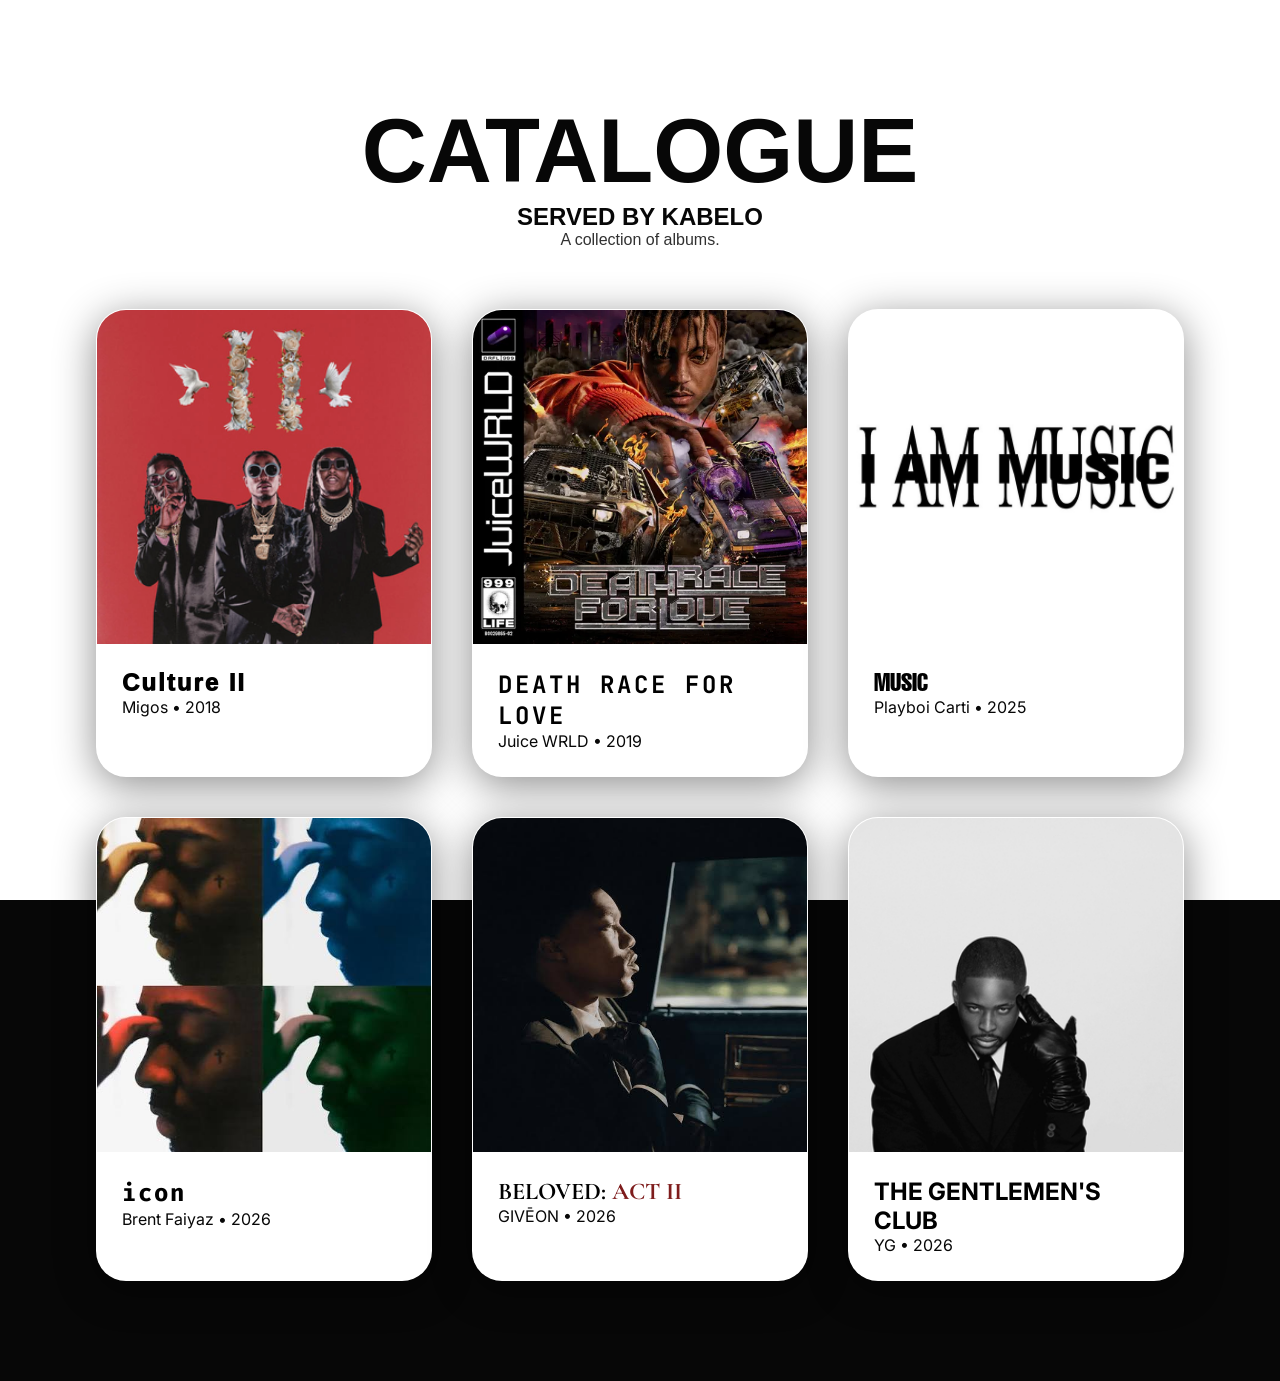
<file: index.html>
<!DOCTYPE html>
<html lang="en">
<head>
    <meta charset="UTF-8">
    <meta name="viewport" content="width=device-width, initial-scale=1.0">
    <title>Catalogue</title>


    <link href="https://fonts.cdnfonts.com/css/soga-migos" rel="stylesheet"> 
    <link href="https://fonts.cdnfonts.com/css/snowman-house" rel="stylesheet">             
    <link rel="stylesheet" href="style.css">
    <link href="https://fonts.googleapis.com/css2?family=JetBrains+Mono:wght@300;400;700&display=swap" rel="stylesheet">
    <link href="https://fonts.googleapis.com/css2?family=Fira+Code:wght@300;400;700&display=swap" rel="stylesheet">
    <link href="https://fonts.googleapis.com/css2?family=Cormorant+Garamond:wght@400;600&family=Inter:wght@300;400&display=swap" rel="stylesheet">
</head>
<body>

<div class="gradient-bg"></div>

<header class="catalog-header">

    <h1>CATALOGUE</h1>
    <h2>SERVED BY KABELO</h2>

    <p>A collection of albums.</p>

</header>


<section class="album-grid">

    <!-- Culture II -->
    <a href="culture_ii.html" class="album-item glass">

        <img src="images/Culture_II.png">

        <div class="album-info">
            <h2 class="culture-title">Culture II</h2>
            <p>Migos • 2018</p>
        </div>

    </a>


    <!-- Death Race For Love -->
    <a href="drfl.html" class="album-item glass">

        <img src="images/drfl.webp">

        <div class="album-info">
            <h2 class="drfl-title">Death Race For Love</h2>
            <p>Juice WRLD • 2019</p>
        </div>

    </a>

    <!-- MUSIC -->
    <a href="iammusic.html" class="album-item glass">

        <img src="images/music.jpg">

        <div class="album-info">
            <h2 class="music-title">MUSIC</h2>
            <p>Playboi Carti • 2025</p>
        </div>

    </a>

    <!-- icon (Director's Cut) -->
    <a href="icon.html" class="album-item glass">

        <img src="images/icon.jfif">

        <div class="album-info">
            <h2 class="icon-title">icon</h2>
            <p>Brent Faiyaz • 2026</p>
        </div>

    </a>

    <!-- Beloved -->
    <a href="beloved-act-ii.html" class="album-item glass">

        <img src="images/beloved.jfif">

        <div class="album-info">
            <h2 class="beloved-title">BELOVED: 
                <span class="act-red">ACT II</span>
            </h2>
            <p>GIVĒON • 2026</p>
        </div>

    </a>

    <!-- THE GENTLEMEN'S CLUB -->
    <a href="tgc.html" class="album-item glass">

        <img src="images/TGC.jpg">

        <div class="album-info">
            <h2 class="tgc-title">THE GENTLEMEN'S CLUB</h2>
            <p>YG • 2026</p>
        </div>

    </a>

</section>

</body>
</html>
</file>
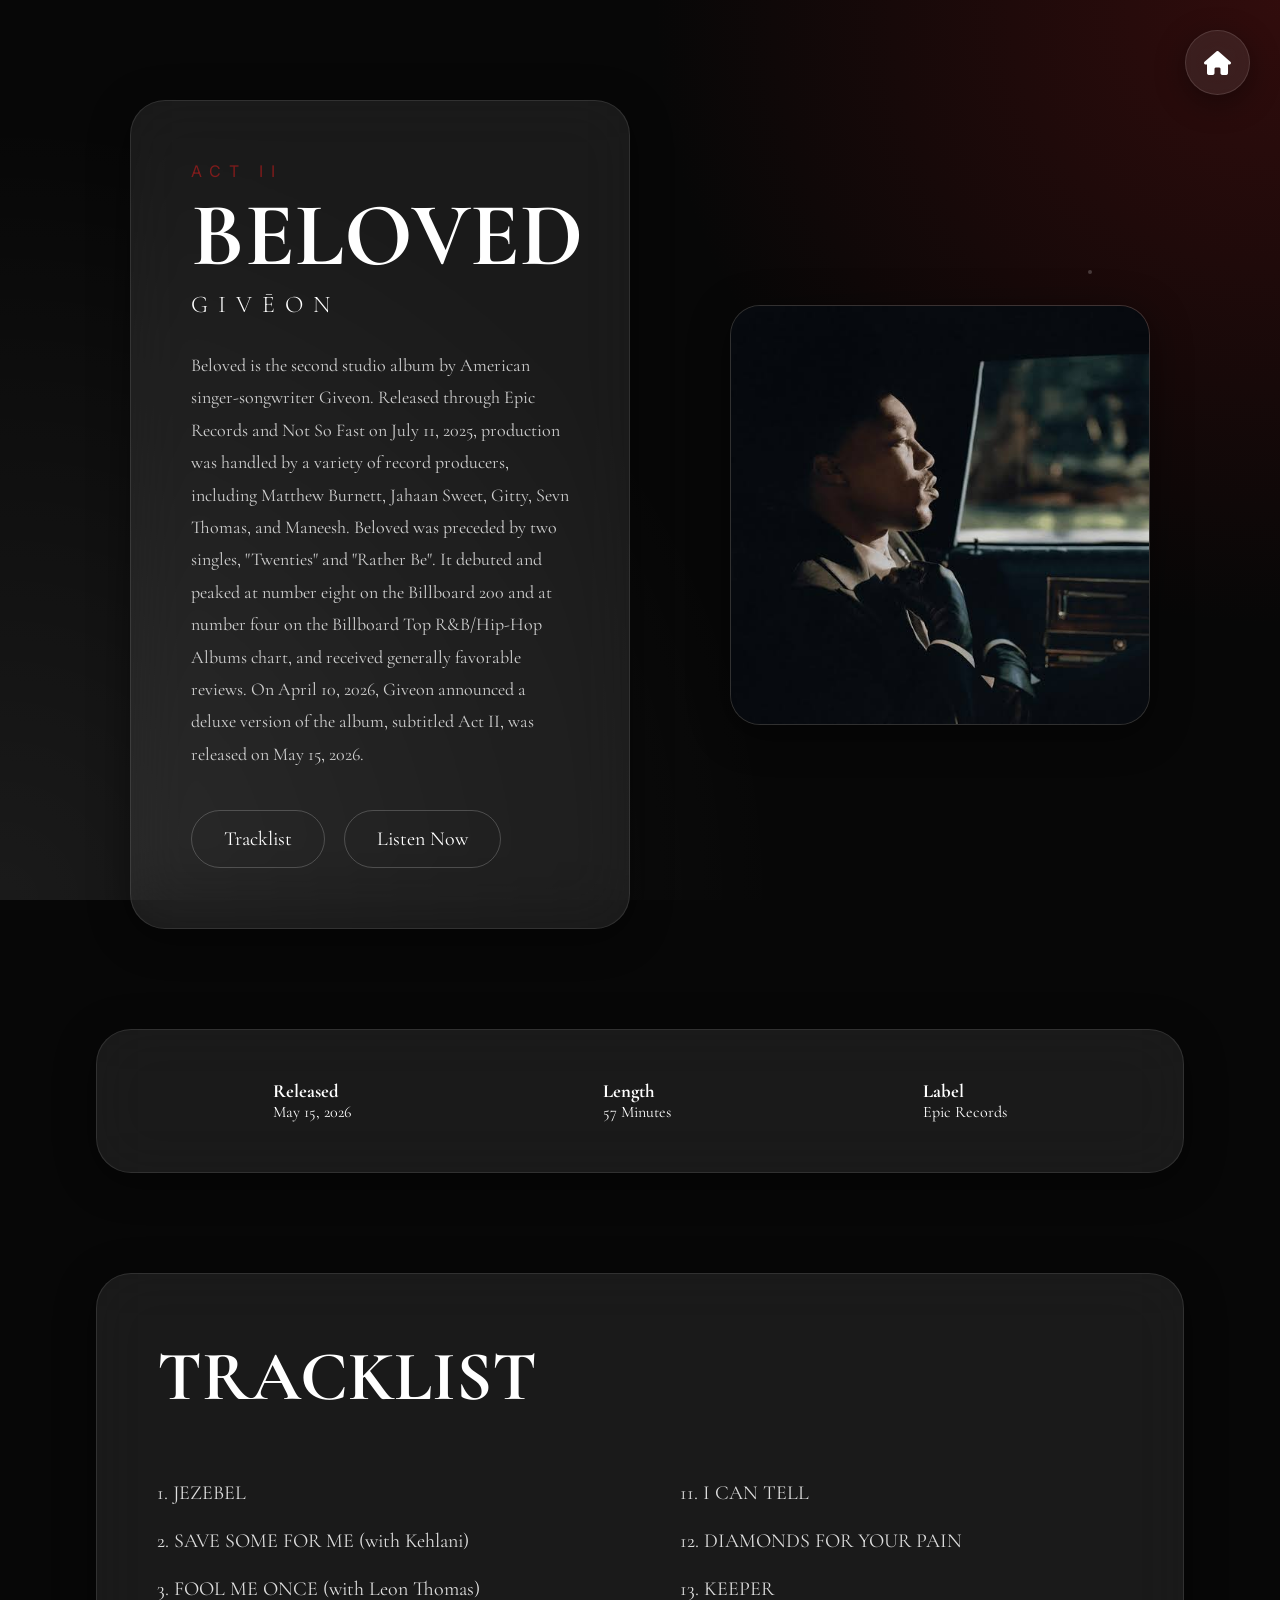
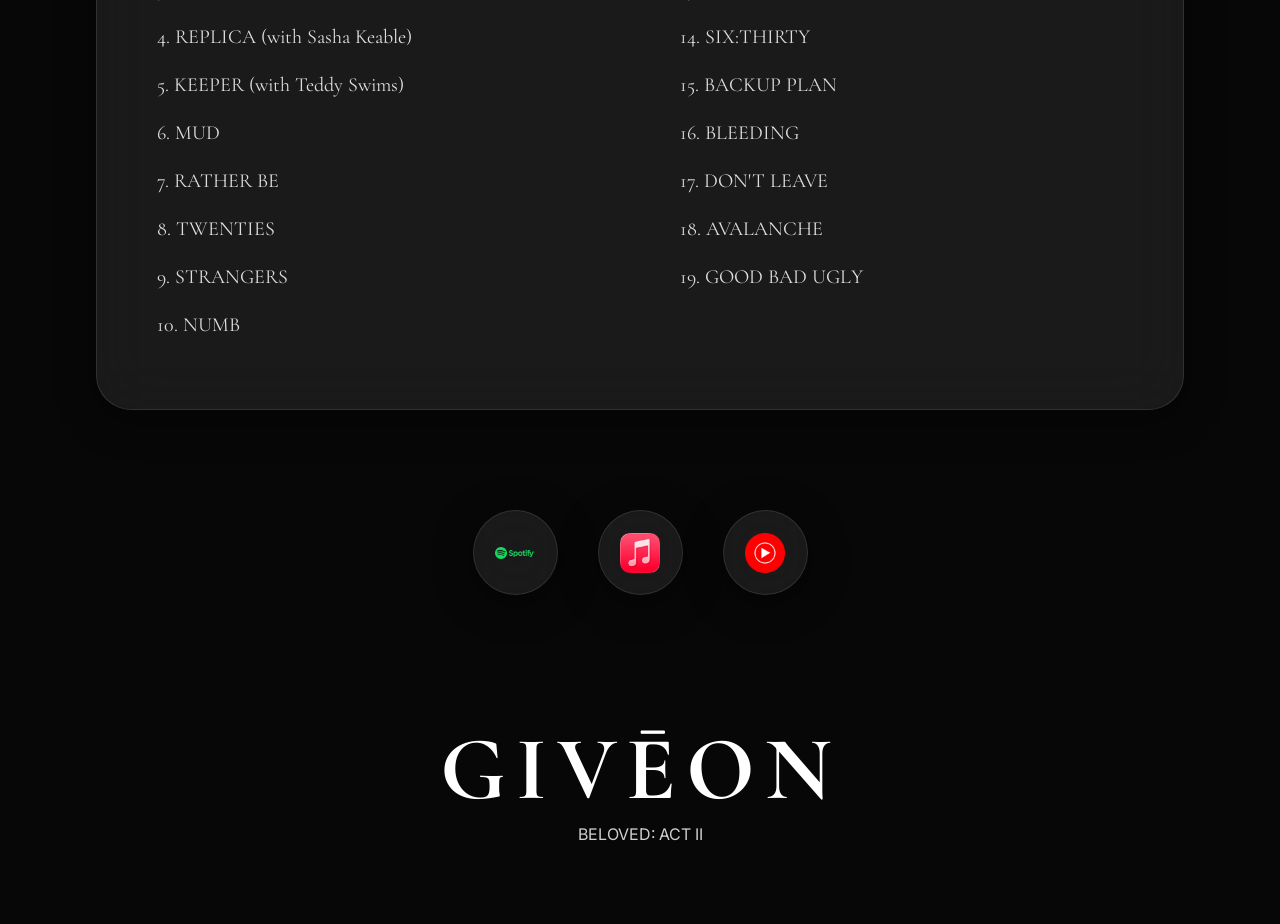
<file: beloved-act-ii.html>
<!DOCTYPE html>
<html lang="en">
<head>
<meta charset="UTF-8">
<meta name="viewport" content="width=device-width, initial-scale=1.0">

<title>BELOVED: ACT II — GIVĒON</title>

<link rel="preconnect" href="https://fonts.googleapis.com">
<link rel="preconnect" href="https://fonts.gstatic.com" crossorigin>

<link href="https://fonts.googleapis.com/css2?family=Cormorant+Garamond:wght@300;400;500;600;700&family=Inter:wght@300;400;500&display=swap" rel="stylesheet">
<link rel="stylesheet" href="https://cdnjs.cloudflare.com/ajax/libs/font-awesome/6.5.1/css/all.min.css">
<link rel="stylesheet" href="beloved.css">

</head>

<script>

function scrollToTracks() {
    document.getElementById("platforms").scrollIntoView({
        behavior: "smooth"
    });
}

function scrollToStreaming() {
    document.getElementById("tracks").scrollIntoView({
        behavior: "smooth"
    });
}

</script>

<body>

<div class="gradient-bg"></div>

<!-- particles -->
<div class="particles">
    <span></span>
    <span></span>
    <span></span>
    <span></span>
    <span></span>
</div>


<section class="hero">

    <div class="glass hero-text">

        <span class="small-title">ACT II</span>

        <h1>BELOVED</h1>

        <div class="artist-container">

        <h2 class="artist-name">GIVĒON</h2>

        <div class="artist-popup glass">

            <img src="images/Artists/giveon.webp" alt="GIVĒON">

            <div class="artist-details">

                <h3>GIVĒON</h3>

                <div class="artist-stats">

                    <span>🇺🇸 United States</span>
                    <span>🎵 R&B / Soul</span>
                    <span>🎧 15M Monthly Listeners</span>

            </div>

            <p>
                Giveon (stylized as GIVĒON) is an American R&B singer-songwriter born Giveon Dezmann Evans on February 21, 1995, in Long Beach, California. 
                He is globally celebrated for his rich baritone vocals and deeply emotional lyricism, rising to prominence with his feature on Drake’s 2020 hit "Chicago Freestyle"
                 and his 5x platinum solo hit "Heartbreak Anniversary"
            </p>

            <div class="artist-tags">

                <span>4 Albums</span>
                <span>Grammy Nominated</span>

            </div>

        </div>

    </div>

</div>

        <p>
           Beloved is the second studio album by American singer-songwriter Giveon. Released through Epic Records and Not So Fast on July 11, 2025, production was handled by a variety of record producers, including Matthew Burnett, Jahaan Sweet, Gitty, Sevn Thomas, and Maneesh. Beloved was preceded by two singles, "Twenties" and "Rather Be". It debuted and peaked at number eight on the Billboard 200 and at number four on the Billboard Top R&B/Hip-Hop Albums chart, and received generally favorable reviews.
On April 10, 2026, Giveon announced a deluxe version of the album, subtitled Act II, was released on May 15, 2026.
        </p>

       <div class="buttons">
            <button onclick="scrollToStreaming()">Tracklist</button>
            <button onclick="scrollToTracks()">Listen Now</button>
        </div>

    </div>


    <div class="album-container">
        <div class="glass album-card">

            <img src="images/beloved.jfif">

        </div>
    </div>

</section>


<section class="glass release-card">

    <div>
        <h3>Released</h3>
        <p>May 15, 2026</p>
    </div>

    <div>
        <h3>Length</h3>
        <p>57 Minutes</p>
    </div>

    <div>
        <h3>Label</h3>
        <p>Epic Records</p>
    </div>

</section>



<section class="glass tracks" id="tracks">

<h2>TRACKLIST</h2>

<div class="columns">

<div>

<p>1. JEZEBEL</p>
<p>2. SAVE SOME FOR ME (with Kehlani)</p>
<p>3. FOOL ME ONCE (with Leon Thomas)</p>
<p>4. REPLICA (with Sasha Keable)</p>
<p>5. KEEPER (with Teddy Swims)</p>
<p>6. MUD</p>
<p>7. RATHER BE</p>
<p>8. TWENTIES</p>
<p>9. STRANGERS</p>
<p>10. NUMB</p>

</div>


<div>

<p>11. I CAN TELL</p>
<p>12. DIAMONDS FOR YOUR PAIN</p>
<p>13. KEEPER</p>
<p>14. SIX:THIRTY</p>
<p>15. BACKUP PLAN</p>
<p>16. BLEEDING</p>
<p>17. DON'T LEAVE</p>
<p>18. AVALANCHE</p>
<p>19. GOOD BAD UGLY</p>

</div>

</div>

</section>


<section class="streaming" id="platforms">

<a class="glass"
 href="https://open.spotify.com/album/5qUp79PAejWMSXh0l04Zy9"
 target="_blank"
 rel="noopener noreferrer"> 
<img src="images/spotify.png" alt="Spotify">
</a>


<a class="glass"
 href="https://music.apple.com/us/album/beloved-act-ii/1891467233"
 target="_blank"
 rel="noopener noreferrer">
 <img src="images/applemusic.svg" alt="Apple Music">
</a>

<a class="glass"
 href="https://music.youtube.com/playlist?list=OLAK5uy_lv1YJfSzlCVBRBcgQz38Fumd-Jsrr8mZA"
 target="_blank"
 rel="noopener noreferrer">
 <img src="images/youtubemusic.png" alt="YouTube Music">
</a>

</section>


<footer>

<h1>GIVĒON</h1>

<p>BELOVED: ACT II</p>

</footer>

</body>
<a href="index.html" class="home-button">
    <i class="fa-solid fa-house"></i>
</a>

</html>
</file>
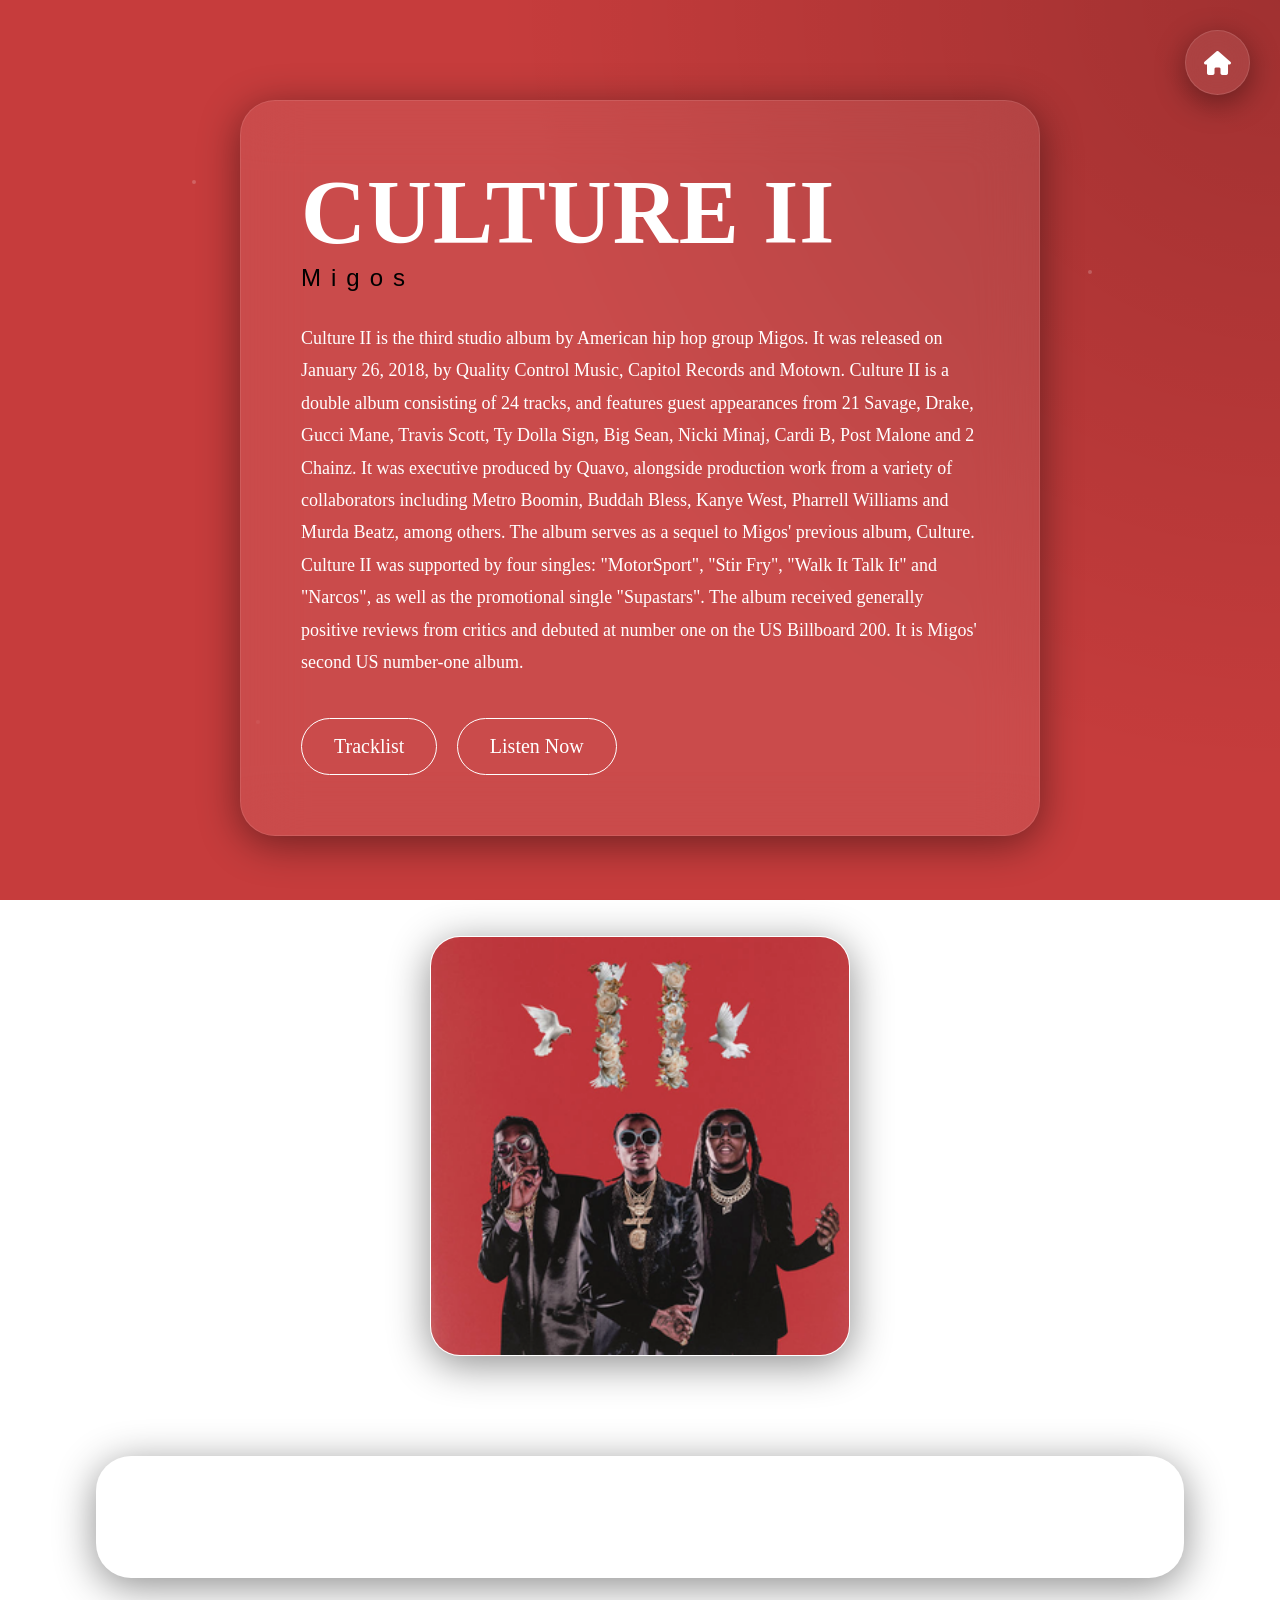
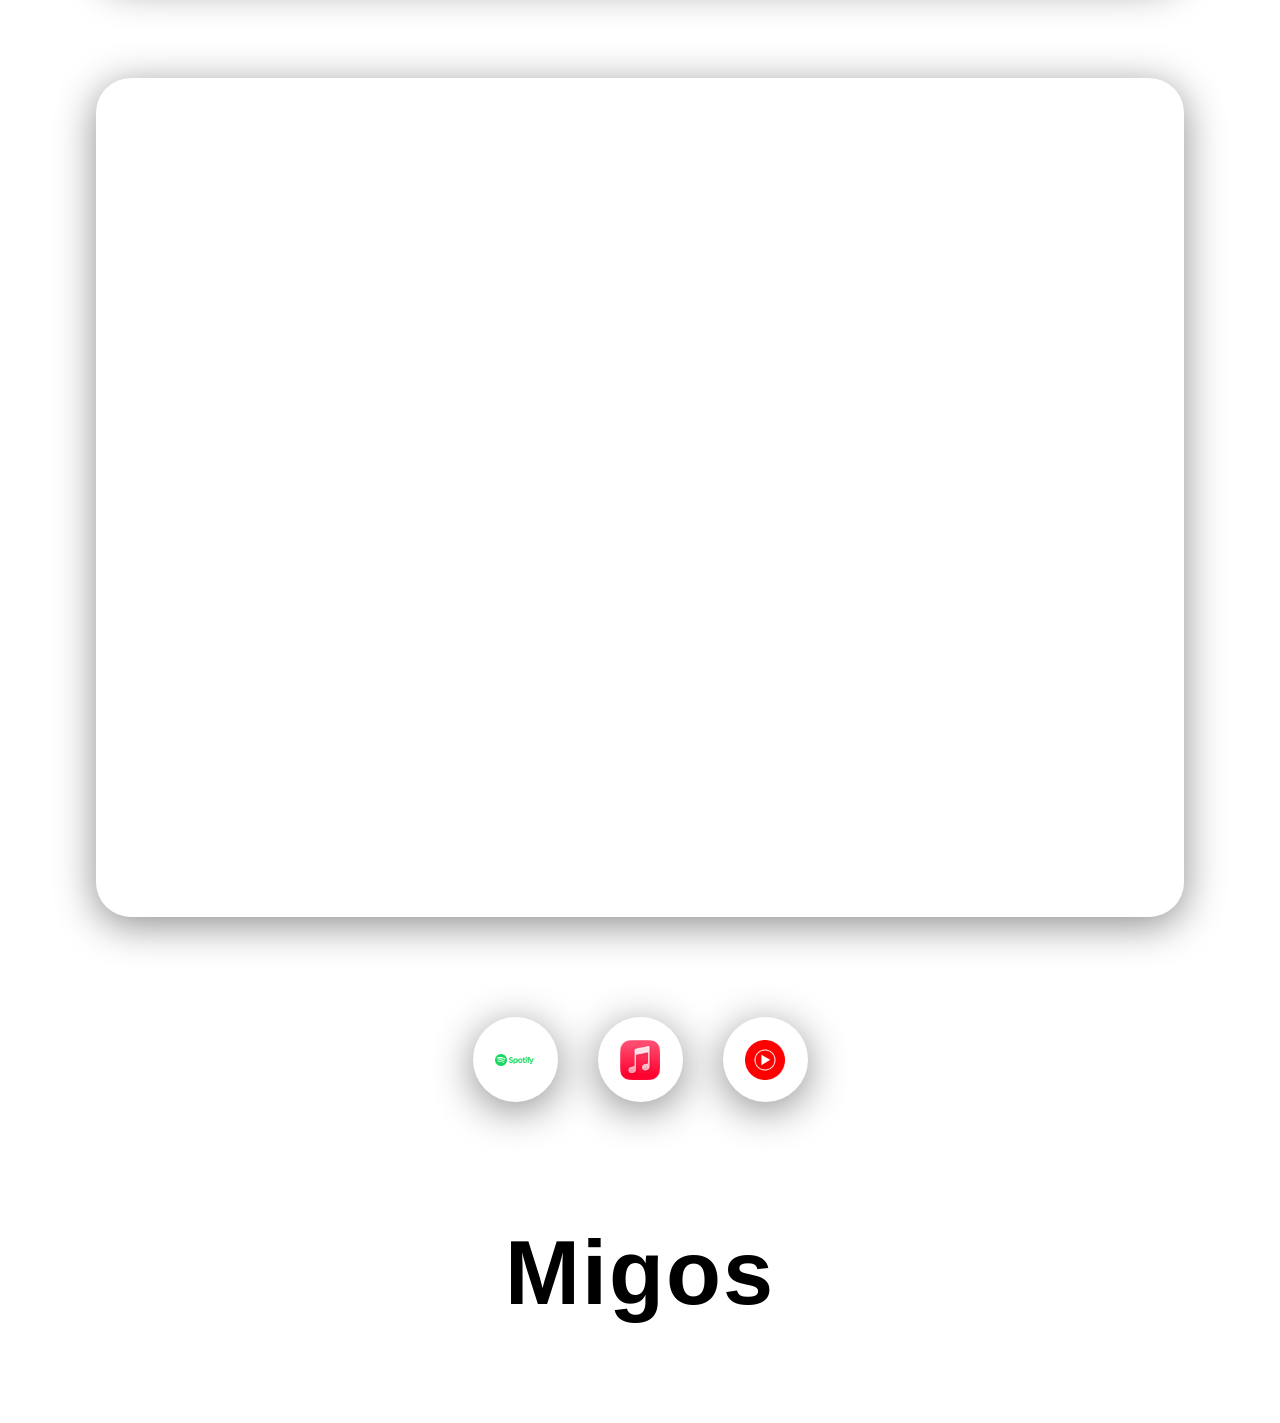
<file: culture_ii.html>
<!DOCTYPE html>
<html lang="en">
<head>
<meta charset="UTF-8">
<meta name="viewport" content="width=device-width, initial-scale=1.0">

<title>CULTURE II - MIGOS</title>

<link rel="preconnect" href="https://fonts.googleapis.com">
<link rel="preconnect" href="https://fonts.gstatic.com" crossorigin>

<link href="https://fonts.cdnfonts.com/css/soga-migos" rel="stylesheet">               
<link rel="stylesheet" href="https://cdnjs.cloudflare.com/ajax/libs/font-awesome/6.5.1/css/all.min.css">
<link rel="stylesheet" href="culture_ii.css">
</head>

<script>

function scrollToTracks() {
    document.getElementById("tracks").scrollIntoView({
        behavior: "smooth"
    });
}

function scrollToStreaming() {
    document.getElementById("platforms").scrollIntoView({
        behavior: "smooth"
    });
}

</script>

<body>

<div class="gradient-bg"></div>

<!-- particles -->
<div class="particles">
    <span></span>
    <span></span>
    <span></span>
    <span></span>
    <span></span>
</div>


<section class="hero">

    <div class="glass hero-text">

        <h1>Culture II</h1>

        <div class="artist-container">

    <h2 class="artist-name">Migos</h2>

    <div class="artist-popup glass">

        <img src="images/Artists/migos.jpg" alt="Migos">

        <div class="artist-details">

            <h3>Migos</h3>

            <div class="artist-stats">

                <span>🇺🇸 United States</span>
                <span>🎵 Trap / Hip-Hop</span>
                <span>🎧 21.1M Monthly Listeners</span>

            </div>

            <p>
                Migos is an American hip hop group founded in Lawrenceville, Georgia, in 2008. The group originally comprised rapper Quavo, his nephew the late Takeoff, and their longtime friend Offset. Quavo was born in Athens, Georgia but grew up in Lawrenceville, Georgia, where Offset and Takeoff were born and raised as well.
            </p>

            <div class="artist-tags">

                <span>4 Albums</span>

            </div>

        </div>

    </div>

</div>

        <p>
            Culture II is the third studio album by American hip hop group Migos. It was released on January 26, 2018, by Quality Control Music, Capitol Records and Motown. Culture II is a double album consisting of 24 tracks, and features guest appearances from 21 Savage, Drake, Gucci Mane, Travis Scott, Ty Dolla Sign, Big Sean, Nicki Minaj, Cardi B, Post Malone and 2 Chainz. It was executive produced by Quavo, alongside production work from a variety of collaborators including Metro Boomin, Buddah Bless, Kanye West, Pharrell Williams and Murda Beatz, among others. The album serves as a sequel to Migos' previous album, Culture.
            Culture II was supported by four singles: "MotorSport", "Stir Fry", "Walk It Talk It" and "Narcos", as well as the promotional single "Supastars". The album received generally positive reviews from critics and debuted at number one on the US Billboard 200. It is Migos' second US number-one album.
        </p>

        <div class="buttons">
            <button onclick="scrollToTracks()">Tracklist</button>
            <button onclick="scrollToStreaming()">Listen Now</button>
            
        </div>

    </div>


    <div class="album-container">
        <div class="glass album-card">

            <img src="images/Culture_II.png">

        </div>
    </div>

</section>


<section class="glass release-card">

    <div>
        <h3>Released</h3>
        <p>January 26, 2018</p>
    </div>

    <div>
        <h3>Length</h3>
        <p>1 Hour, 45 Minutes</p>
    </div>

    <div>
        <h3>Label</h3>
        <p>Quality Control Music, Capitol Records and Motown</p>
    </div>

</section>



<section class="glass tracks" id="tracks">

<h2>TRACKLIST</h2>

<div class="columns">

<div>

<p>1. Higher We Go (Intro)</p>
<p>2. Supastars</p>
<p>3. Narcos</p>
<p>4. BBO (Bad Bitches Only)[feat. 21 Savage]</p>
<p>5. Auto Pilot (Huncho On The Beat)</p>
<p>6. Walk It Talk It (feat. Drake)</p>
<p>7. Emoji A Chain</p>
<p>8. CC (feat. Gucci Mane)</p>
<p>9. Stir Fry</p>
<p>10. Too Much Jewelry</p>
<p>11. Gang Gang</p>
<p>12. White Sand (feat. Travis Scott, Ty Dolla $ign & Big Sean)</p>

</div>


<div>
<p>13. Crown The Kings</p>
<p>14. Flooded</p>
<p>15. Beast</p>
<p>16. Open It Up</p>
<p>17. MotorSport (with Nicki Minaj & Cardi B)</p>
<p>18. Movin' Too Fast</p>
<p>19. Work Hard</p>
<p>20. Notice Me (feat. Post Malone)</p>
<p>21. Too Playa (feat. 2 Chainz)</p>
<p>22. Made Men</p>
<p>23. Top Down On Da NAWF</p>
<p>24. Culture National Anthem (Outro)</p>

</div>

</div>

</section>


<section class="streaming" id="platforms">

<a class="glass"
 href="https://open.spotify.com/album/7fd7SEK25VS3gJAUgSwL6y"
 target="_blank"
 rel="noopener noreferrer"> 
<img src="images/spotify.png" alt="Spotify">
</a>


<a class="glass"
 href="https://music.apple.com/za/album/culture-ii/1440914594"
 target="_blank"
 rel="noopener noreferrer">
 <img src="images/applemusic.svg" alt="Apple Music">
</a>

<a class="glass"
 href="https://music.youtube.com/playlist?list=OLAK5uy_mAbPoklAgI9jGY3lH3cT71dJQlRproA5Y&si=4Zm0lud0Z4VWoexD"
 target="_blank"
 rel="noopener noreferrer">
 <img src="images/youtubemusic.png" alt="YouTube Music">
</a>

</section>


<footer>

<h1>Migos</h1>

<p>Culture II</p>

</footer>

</body>

<a href="index.html" class="home-button">
    <i class="fa-solid fa-house"></i>
</a>


</html>
</file>
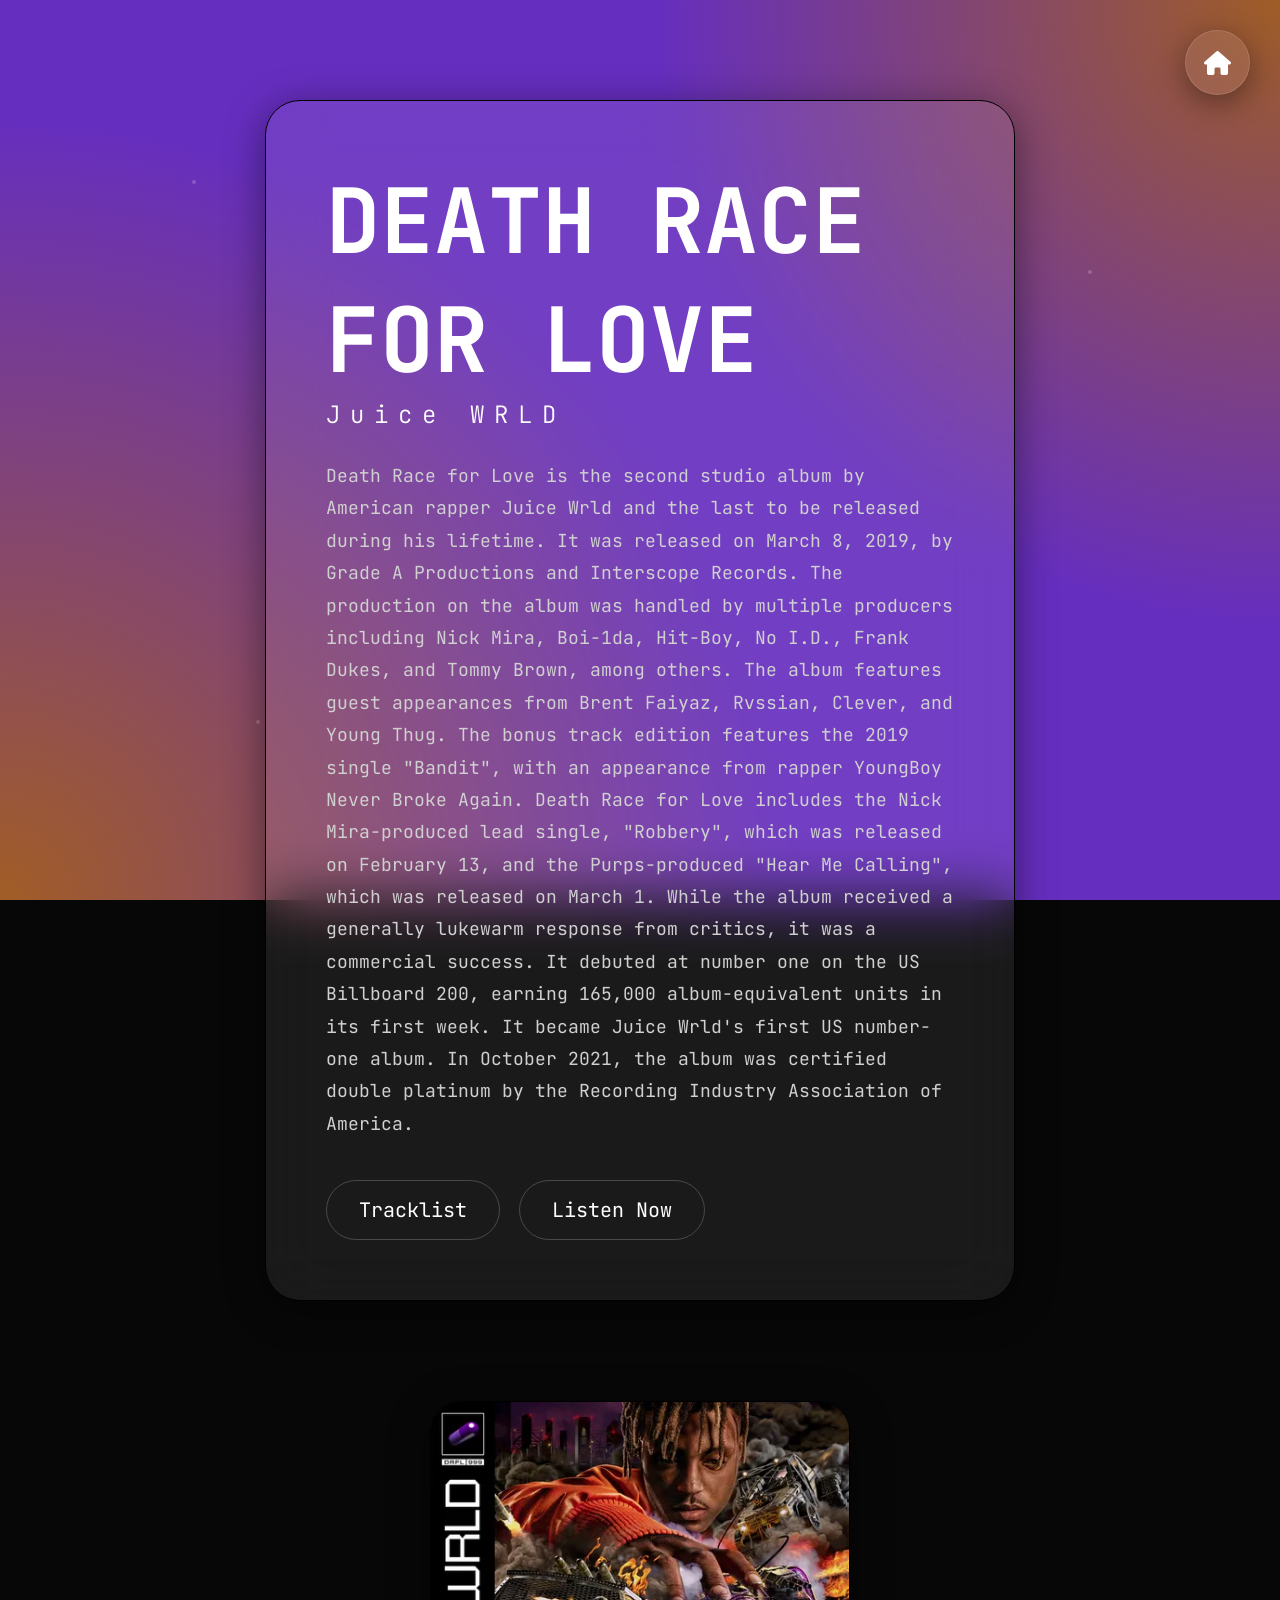
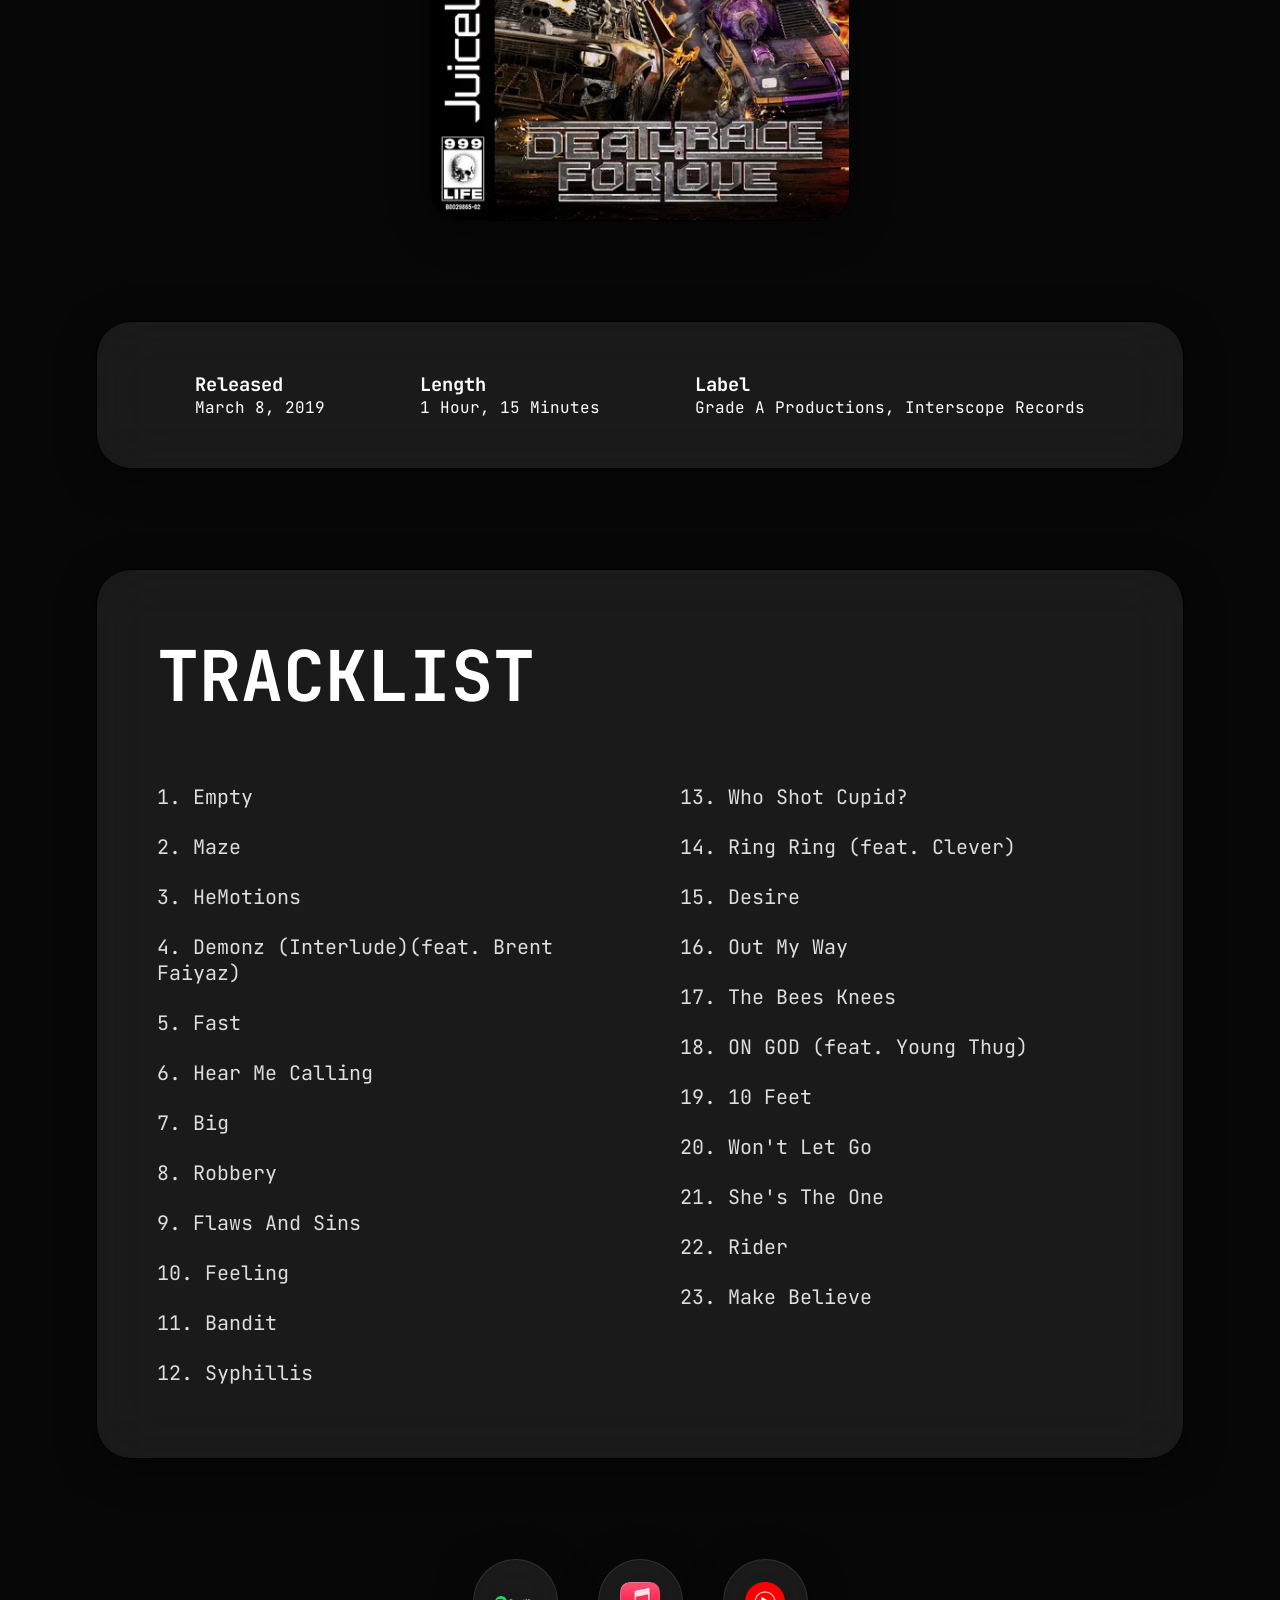
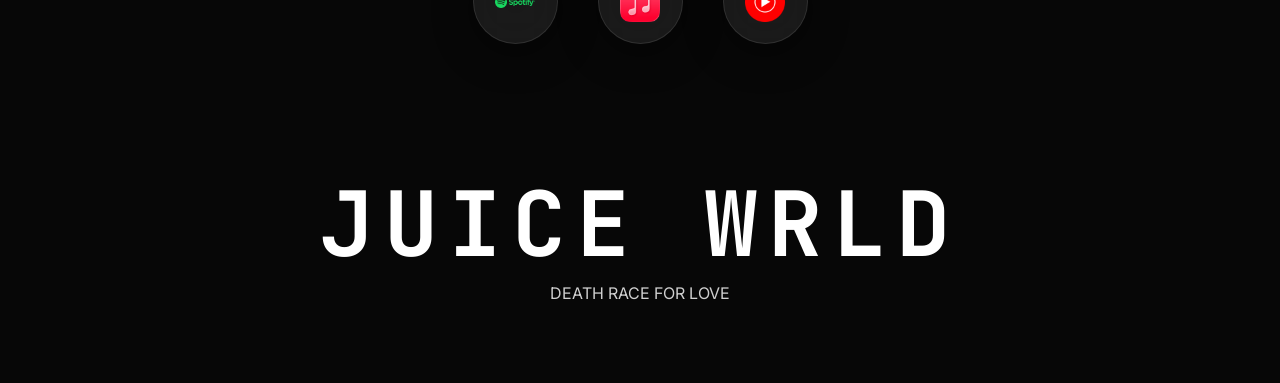
<file: drfl.html>
<!DOCTYPE html>
<html lang="en">
<head>
<meta charset="UTF-8">
<meta name="viewport" content="width=device-width, initial-scale=1.0">

<title>DEATH RACE FOR LOVE — JUICE WRLD</title>

<link rel="preconnect" href="https://fonts.googleapis.com">
<link rel="preconnect" href="https://fonts.gstatic.com" crossorigin>

<link href="https://fonts.googleapis.com/css2?family=Cormorant+Garamond:wght@300;400;500;600;700&family=Inter:wght@300;400;500&display=swap" rel="stylesheet">
<link href="https://fonts.googleapis.com/css2?family=JetBrains+Mono:wght@300;400;700&display=swap" rel="stylesheet">
<link rel="stylesheet" href="https://cdnjs.cloudflare.com/ajax/libs/font-awesome/6.5.1/css/all.min.css">
<link rel="stylesheet" href="drfl.css">
</head>

<script>

function scrollToTracks() {
    document.getElementById("platforms").scrollIntoView({
        behavior: "smooth"
    });
}

function scrollToStreaming() {
    document.getElementById("tracks").scrollIntoView({
        behavior: "smooth"
    });
}

</script>

<body>

<div class="gradient-bg"></div>

<!-- particles -->
<div class="particles">
    <span></span>
    <span></span>
    <span></span>
    <span></span>
    <span></span>
</div>


<section class="race">

    <div class="glass race-text">

        <h1>DEATH RACE FOR LOVE</h1>

        <div class="artist-container">

    <h2 class="artist-name">Juice WRLD</h2>

    <div class="artist-popup glass">

        <img src="images/Artists/Juice_wrld.webp" alt="Juice WRLD">

        <div class="artist-details">

            <h3>Juice WRLD</h3>

            <div class="artist-stats">

                <span>🇺🇸 United States</span>
                <span>🎵 Hip-Hop / Emo Rap</span>
                <span>🎧 40M Monthly Listeners</span>

            </div>

            <p>
               Jarad Anthony Higgins (December 2, 1998 – December 8, 2019), professionally known as Juice WRLD, was a multi-platinum American rapper, singer, and songwriter. 
               Hailing from Chicago, he was a pioneering figure in the 2010s "emo rap" and SoundCloud rap scenes, 
               celebrated for his introspective lyrics, genre-bending style, and legendary freestyling abilities.
            </p>

            <div class="artist-tags">

                <span>5 Albums</span>
                <span>Grammy Nominated</span>

            </div>

        </div>

    </div>

</div>

        <p>
            Death Race for Love is the second studio album by American rapper Juice Wrld and the last to be released during his lifetime. It was released on March 8, 2019, by Grade A Productions and Interscope Records. The production on the album was handled by multiple producers including Nick Mira, Boi-1da, Hit-Boy, No I.D., Frank Dukes, and Tommy Brown, among others. The album features guest appearances from Brent Faiyaz, Rvssian, Clever, and Young Thug. The bonus track edition features the 2019 single "Bandit", with an appearance from rapper YoungBoy Never Broke Again.
Death Race for Love includes the Nick Mira-produced lead single, "Robbery", which was released on February 13, and the Purps-produced "Hear Me Calling", which was released on March 1. While the album received a generally lukewarm response from critics, it was a commercial success. It debuted at number one on the US Billboard 200, earning 165,000 album-equivalent units in its first week. It became Juice Wrld's first US number-one album. In October 2021, the album was certified double platinum by the Recording Industry Association of America.
        </p>

        <div class="buttons">
            <button onclick="scrollToStreaming()">Tracklist</button>
            <button onclick="scrollToTracks()">Listen Now</button>
        </div>

    </div>


    <div class="album-container">
        <div class="glass album-card">

            <img src="images/drfl.webp">

        </div>
    </div>

</section>


<section class="glass release-card">

    <div>
        <h3>Released</h3>
        <p>March 8, 2019</p>
    </div>

    <div>
        <h3>Length</h3>
        <p>1 Hour, 15 Minutes</p>
    </div>

    <div>
        <h3>Label</h3>
        <p>Grade A Productions,
            Interscope Records
        </p>
    </div>

</section>



<section class="glass tracks" id="tracks">

<h2>TRACKLIST</h2>

<div class="columns">

<div>

<p>1. Empty</p>
<p>2. Maze</p>
<p>3. HeMotions</p>
<p>4. Demonz (Interlude)(feat. Brent Faiyaz)</p>
<p>5. Fast</p>
<p>6. Hear Me Calling</p>
<p>7. Big</p>
<p>8. Robbery</p>
<p>9. Flaws And Sins</p>
<p>10. Feeling</p>
<p>11. Bandit</p>
<p>12. Syphillis</p>

</div>


<div>

<p>13. Who Shot Cupid?</p>
<p>14. Ring Ring (feat. Clever)</p>
<p>15. Desire</p>
<p>16. Out My Way</p>
<p>17. The Bees Knees</p>
<p>18. ON GOD (feat. Young Thug)</p>
<p>19. 10 Feet</p>
<p>20. Won't Let Go</p>
<p>21. She's The One</p>
<p>22. Rider</p>
<p>23. Make Believe</p>

</div>

</div>

</section>


<section class="streaming" id="platforms">

<a class="glass"
 href="https://open.spotify.com/album/1GYVNOzwhx1nMcIJDogSNp"
 target="_blank"
 rel="noopener noreferrer"> 
<img src="images/spotify.png" alt="Spotify">
</a>


<a class="glass"
 href="https://music.apple.com/us/album/death-race-for-love-bonus-track-version/1609146131"
 target="_blank"
 rel="noopener noreferrer">
 <img src="images/applemusic.svg" alt="Apple Music">
</a>

<a class="glass"
 href="https://music.youtube.com/playlist?list=OLAK5uy_kgh_mETIeWagnD5BgaD93PM3z9K9uxObg"
 target="_blank"
 
 rel="noopener noreferrer">
 <img src="images/youtubemusic.png" alt="YouTube Music">
</a>

</section>


<footer>

<h1>JUICE WRLD</h1>

<p>DEATH RACE FOR LOVE</p>

</footer>

</body>

<a href="index.html" class="home-button">
    <i class="fa-solid fa-house"></i>
</a>


</html>
</file>
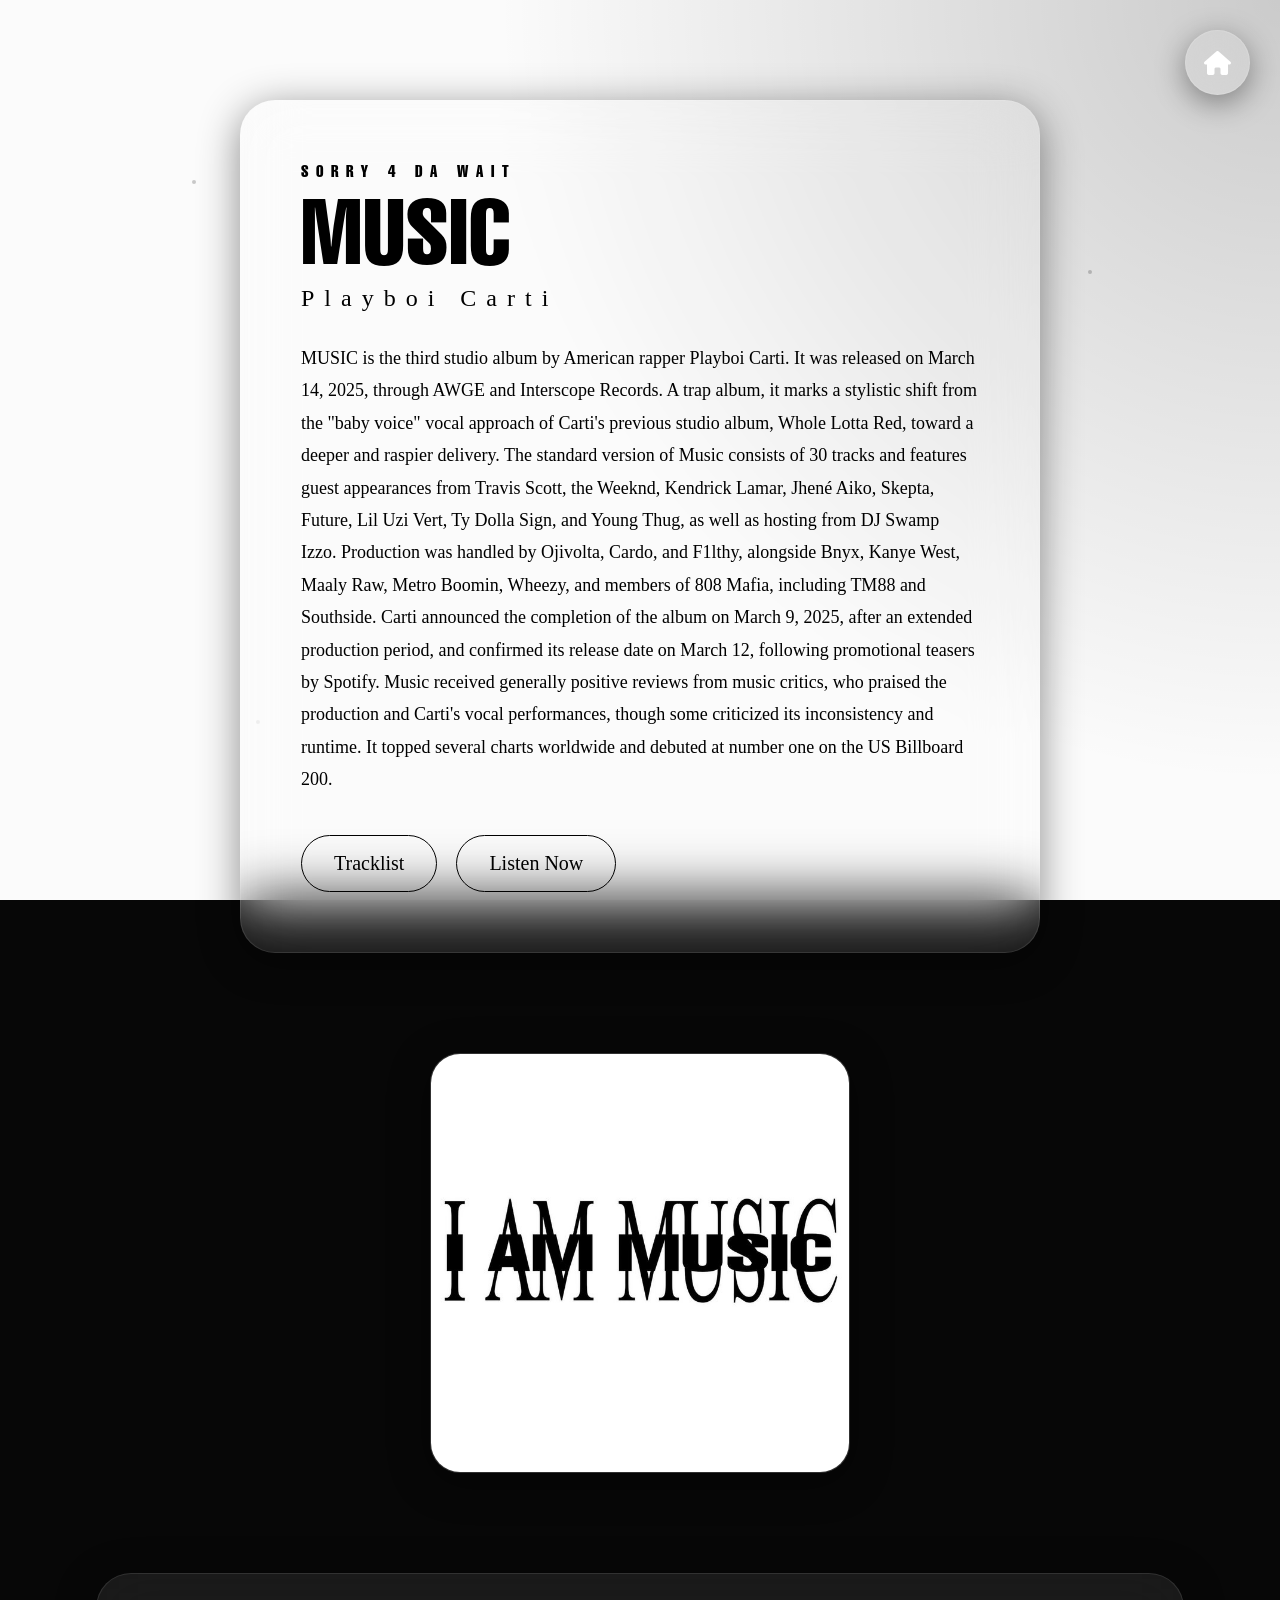
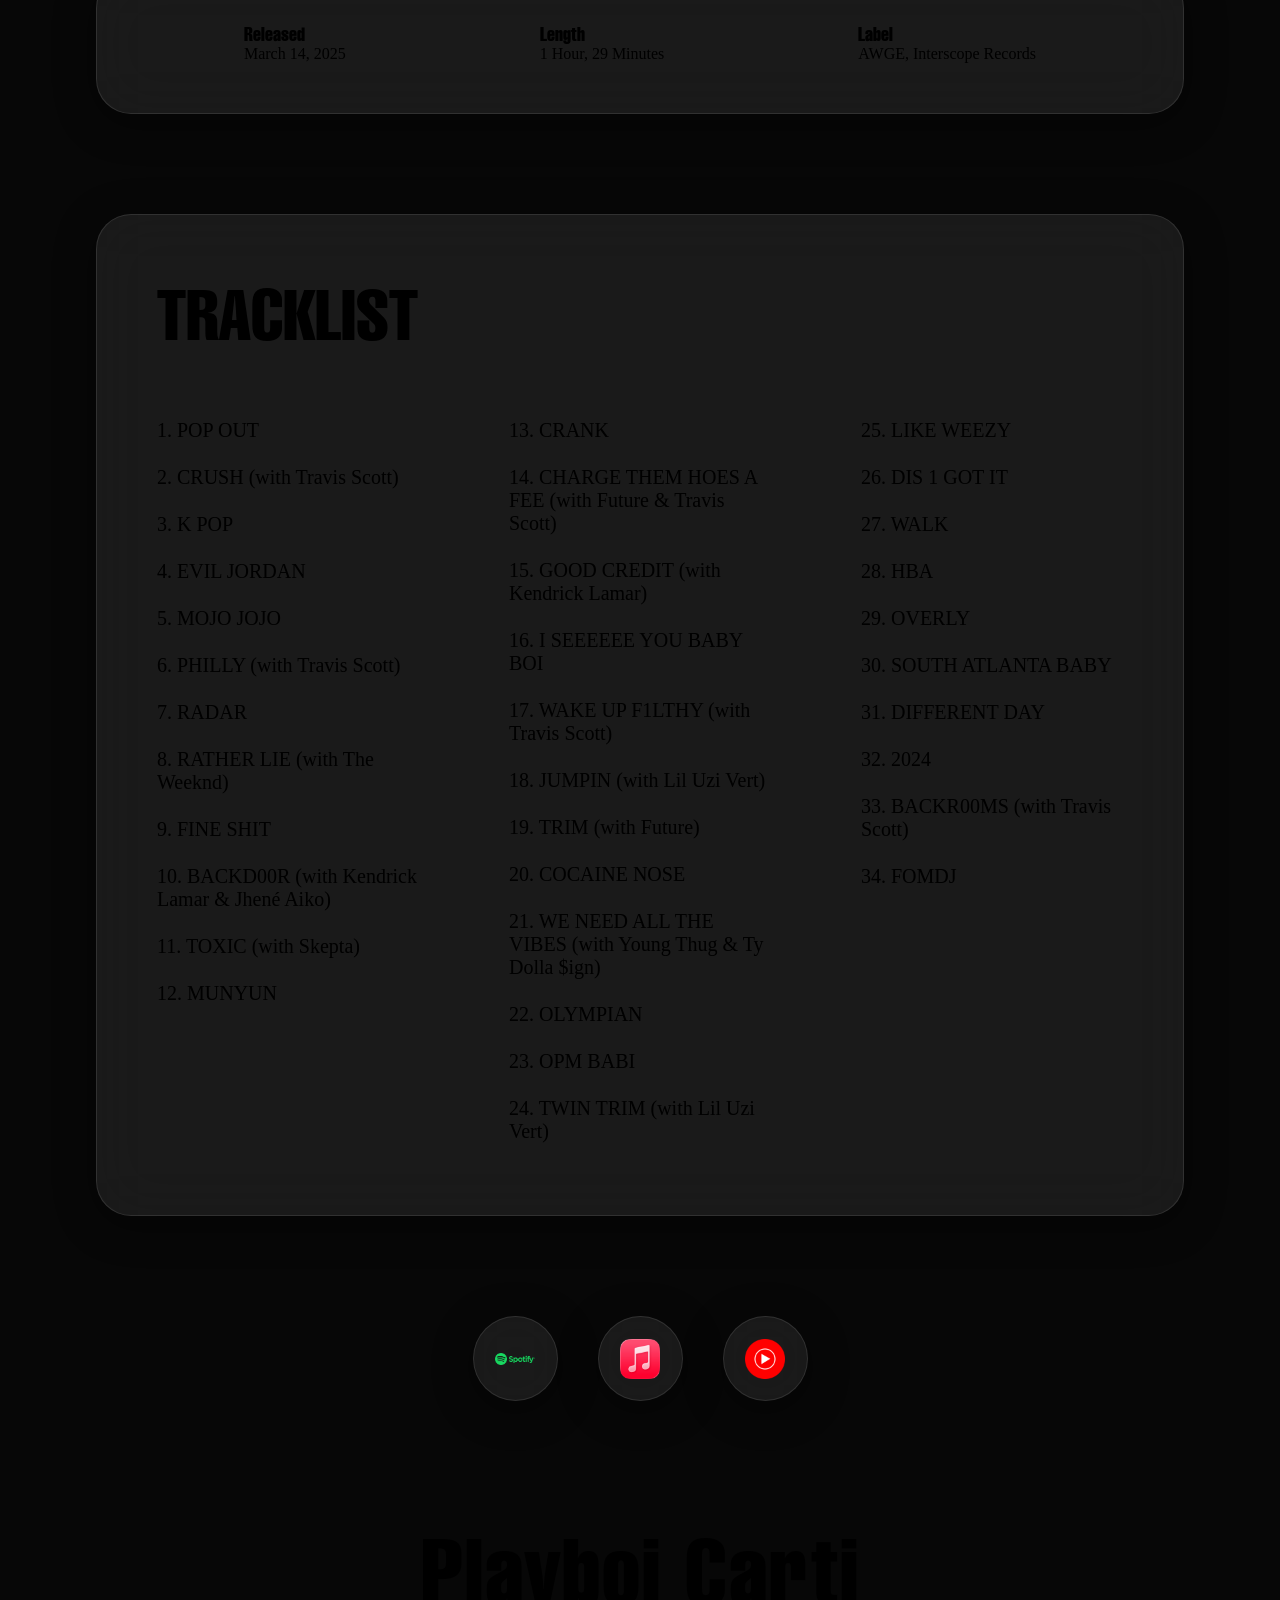
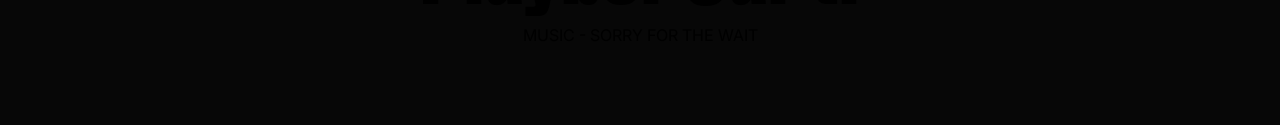
<file: iammusic.html>
<!DOCTYPE html>
<html lang="en">
<head>
<meta charset="UTF-8">
<meta name="viewport" content="width=device-width, initial-scale=1.0">

<title>MUSIC - PLAYBOI CARTI</title>

<link rel="preconnect" href="https://fonts.googleapis.com">
<link rel="preconnect" href="https://fonts.gstatic.com" crossorigin>

<link href="https://fonts.googleapis.com/css2?family=Cormorant+Garamond:wght@300;400;500;600;700&family=Inter:wght@300;400;500&display=swap" rel="stylesheet">
<link rel="stylesheet" href="https://cdnjs.cloudflare.com/ajax/libs/font-awesome/6.5.1/css/all.min.css">
<link rel="stylesheet" href="music.css">
</head>

<script>

function scrollToTracks() {
    document.getElementById("tracks").scrollIntoView({
        behavior: "smooth"
    });
}

function scrollToStreaming() {
    document.getElementById("platforms").scrollIntoView({
        behavior: "smooth"
    });
}

</script>

<body>

<div class="gradient-bg"></div>

<!-- particles -->
<div class="particles">
    <span></span>
    <span></span>
    <span></span>
    <span></span>
    <span></span>
</div>


<section class="hero">

    <div class="glass hero-text">

        <span class="small-title">SORRY 4 DA WAIT</span>

        <h1>MUSIC</h1>

        <div class="artist-container">

    <h2 class="artist-name">Playboi Carti</h2>

    <div class="artist-popup glass">

        <img src="images/Artists/carti.jfif" alt="Playboi Carti">

        <div class="artist-details">

            <h3>Playboi Carti</h3>

            <div class="artist-stats">

                <span>🇺🇸 United States</span>
                <span>🎵 Trap / Hip-Hop</span>
                <span>🎧 55M Monthly Listeners</span>

            </div>

            <p>
                Playboi Carti (Jordan Terrell Carter) is an influential American rapper, singer, and founder of the record label Opium. Born in Atlanta, 
                Georgia on September 13, 1996, he pioneered the "rage" subgenre of hip-hop, defined by gothic fashion, atmospheric beats, 
                and his signature "baby voice" and deep-voice deliveries.
            </p>

            <div class="artist-tags">

                <span>3 Albums</span>
                <span>Grammy Nominated</span>

            </div>

        </div>

    </div>

</div>

        <p>
          
        MUSIC is the third studio album by American rapper Playboi Carti. It was released on March 14, 2025, through AWGE and Interscope Records. A trap album, it marks a stylistic shift from the "baby voice" vocal approach of Carti's previous studio album, Whole Lotta Red, toward a deeper and raspier delivery.
        The standard version of Music consists of 30 tracks and features guest appearances from Travis Scott, the Weeknd, Kendrick Lamar, Jhené Aiko, Skepta, Future, Lil Uzi Vert, Ty Dolla Sign, and Young Thug, as well as hosting from DJ Swamp Izzo. Production was handled by Ojivolta, Cardo, and F1lthy, alongside Bnyx, Kanye West, Maaly Raw, Metro Boomin, Wheezy, and members of 808 Mafia, including TM88 and Southside. Carti announced the completion of the album on March 9, 2025, after an extended production period, and confirmed its release date on March 12, following promotional teasers by Spotify.
        Music received generally positive reviews from music critics, who praised the production and Carti's vocal performances, though some criticized its inconsistency and runtime. It topped several charts worldwide and debuted at number one on the US Billboard 200.
        </p>

        <div class="buttons">
            <button onclick="scrollToTracks()">Tracklist</button>
            <button onclick="scrollToStreaming()">Listen Now</button>
            
        </div>

    </div>


    <div class="album-container">
        <div class="glass album-card">

            <img src="images/music.jpg">

        </div>
    </div>

</section>


<section class="glass release-card">

    <div>
        <h3>Released</h3>
        <p>March 14, 2025</p>
    </div>

    <div>
        <h3>Length</h3>
        <p>1 Hour, 29 Minutes</p>
    </div>

    <div>
        <h3>Label</h3>
        <p>AWGE, Interscope Records</p>
    </div>

</section>



<section class="glass tracks" id="tracks">

<h2>TRACKLIST</h2>

<div class="columns">

<div>

<p>1. POP OUT</p>
<p>2. CRUSH (with Travis Scott)</p>
<p>3. K POP</p>
<p>4. EVIL JORDAN</p>
<p>5. MOJO JOJO</p>
<p>6. PHILLY (with Travis Scott)</p>
<p>7. RADAR</p>
<p>8. RATHER LIE (with The Weeknd)</p>
<p>9. FINE SHIT</p>
<p>10. BACKD00R (with Kendrick Lamar & Jhené Aiko)</p>
<p>11. TOXIC (with Skepta)</p>
<p>12. MUNYUN</p>

</div>


<div>
<p>13. CRANK</p>
<p>14. CHARGE THEM HOES A FEE (with Future & Travis Scott)</p>
<p>15. GOOD CREDIT (with Kendrick Lamar)</p>
<p>16. I SEEEEEE YOU BABY BOI</p>
<p>17. WAKE UP F1LTHY (with Travis Scott)</p>
<p>18. JUMPIN (with Lil Uzi Vert)</p>
<p>19. TRIM (with Future)</p>
<p>20. COCAINE NOSE</p>
<p>21. WE NEED ALL THE VIBES (with Young Thug & Ty Dolla $ign)</p>
<p>22. OLYMPIAN</p>
<p>23. OPM BABI</p>
<p>24. TWIN TRIM (with Lil Uzi Vert)</p>

</div>


<div>

<p>25. LIKE WEEZY</p>
<p>26. DIS 1 GOT IT</p>
<p>27. WALK</p>
<p>28. HBA</p>
<p>29. OVERLY</p>
<p>30. SOUTH ATLANTA BABY</p>
<p>31. DIFFERENT DAY</p>
<p>32. 2024</p>
<p>33. BACKR00MS (with Travis Scott)</p>
<p>34. FOMDJ</p>

</div>

</div>

</section>


<section class="streaming" id="platforms">

<a class="glass"
 href="https://open.spotify.com/album/7sFZGbkCitoqQz7Rt3LoKg"
 target="_blank"
 rel="noopener noreferrer"> 
<img src="images/spotify.png" alt="Spotify">
</a>


<a class="glass"
 href="https://music.apple.com/us/album/music-sorry-4-da-wait/1804427542"
 target="_blank"
 rel="noopener noreferrer">
 <img src="images/applemusic.svg" alt="Apple Music">
</a>

<a class="glass"
 href="https://music.youtube.com/playlist?list=OLAK5uy_nzXOVAUK91OuiEJeUk1U28Vnx0-Pkqz3Q"
 target="_blank"
 rel="noopener noreferrer">
 <img src="images/youtubemusic.png" alt="YouTube Music">
</a>

</section>


<footer>

<h1>Playboi Carti</h1>

<p>MUSIC - SORRY FOR THE WAIT</p>

</footer>

</body>

<a href="index.html" class="home-button">
    <i class="fa-solid fa-house"></i>
</a>


</html>
</file>
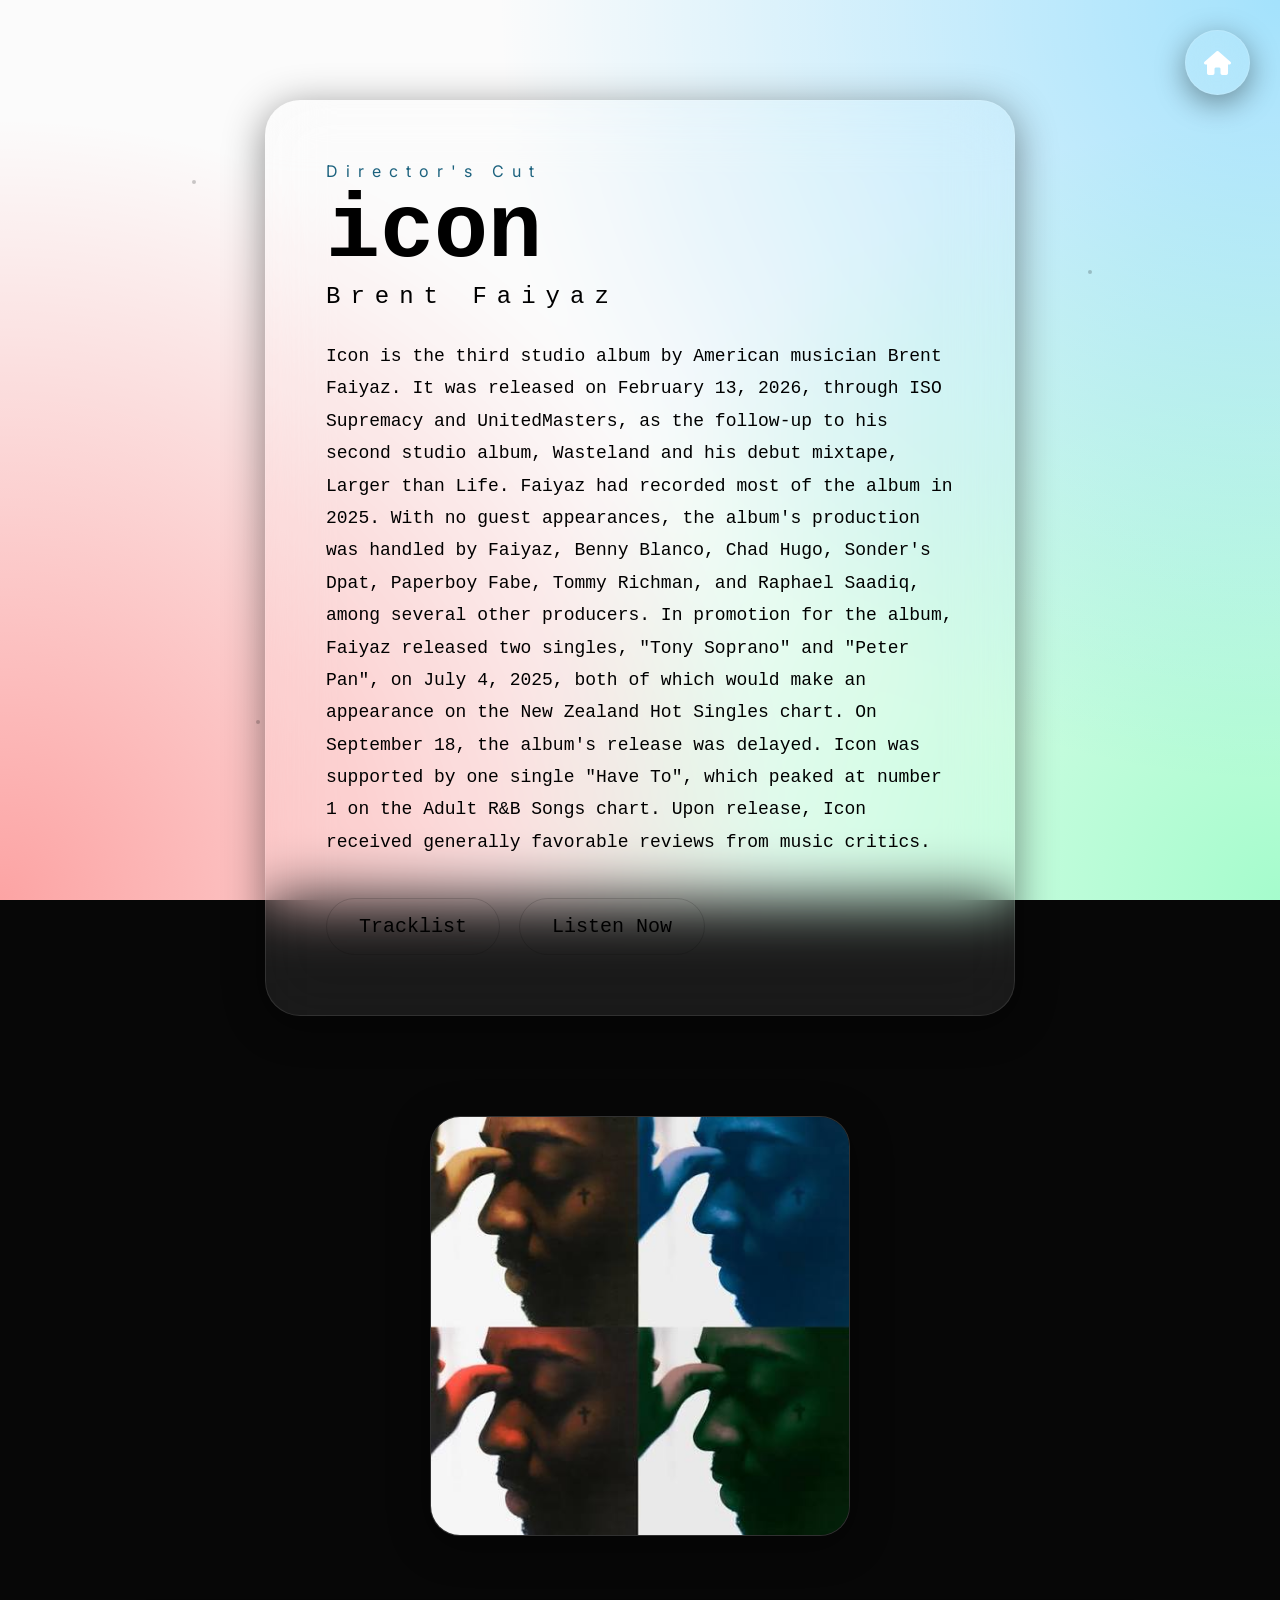
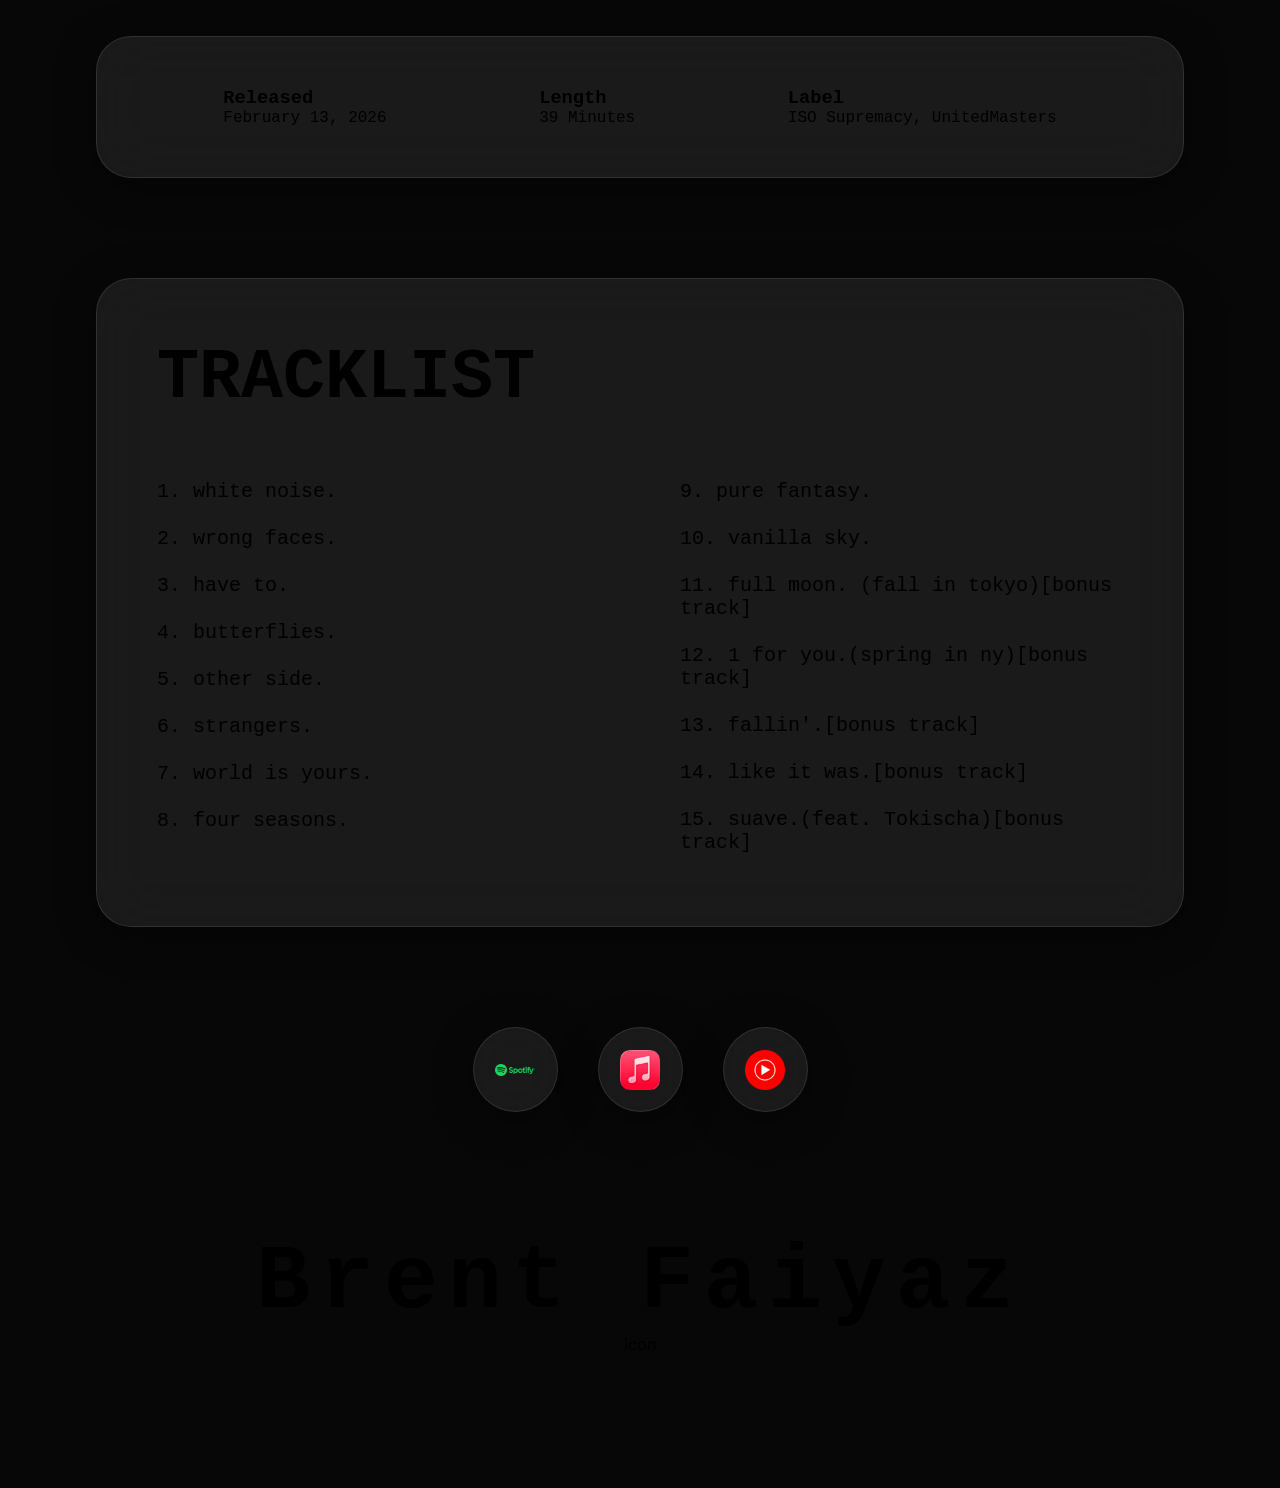
<file: icon.html>
<!DOCTYPE html>
<html lang="en">
<head>
<meta charset="UTF-8">
<meta name="viewport" content="width=device-width, initial-scale=1.0">

<title>ICON — BRENT FAIYAZ</title>

<link rel="preconnect" href="https://fonts.googleapis.com">
<link rel="preconnect" href="https://fonts.gstatic.com" crossorigin>

<link href="https://fonts.googleapis.com/css2?family=Cormorant+Garamond:wght@300;400;500;600;700&family=Inter:wght@300;400;500&display=swap" rel="stylesheet">
<link rel="stylesheet" href="https://cdnjs.cloudflare.com/ajax/libs/font-awesome/6.5.1/css/all.min.css">
<link rel="stylesheet" href="icon_.css">
</head>

<script>

function scrollToTracks() {
    document.getElementById("tracks").scrollIntoView({
        behavior: "smooth"
    });
}

function scrollToStreaming() {
    document.getElementById("platforms").scrollIntoView({
        behavior: "smooth"
    });
}

</script>

<body>

<div class="gradient-bg"></div>

<!-- particles -->
<div class="particles">
    <span></span>
    <span></span>
    <span></span>
    <span></span>
    <span></span>
</div>


<section class="hero">

    <div class="glass hero-text">

        <span class="small-title">Director's Cut</span>

        <h1>icon</h1>

        <div class="artist-container">

    <h2 class="artist-name">Brent Faiyaz</h2>

    <div class="artist-popup glass">

        <img src="images/Artists/brent.jpg" alt="Brent Faiyaz">

        <div class="artist-details">

            <h3>Brent Faiyaz</h3>

            <div class="artist-stats">

                <span>🇺🇸 United States</span>
                <span>🎵 R&B / Soul</span>
                <span>🎧 23M Monthly Listeners</span>

            </div>

            <p>
                Brent Faiyaz (born Christopher Brent Wood) is a Grammy-nominated American R&B singer, songwriter, and producer. 
                Raised in Columbia, Maryland, he rose to global prominence after featuring on GoldLink's 2016 multi-platinum hit "Crew". 
                Renowned for his distinct, sly vocals and fiercely independent approach to the music industry, he has carved out a unique lane in contemporary R&B</p>

            <div class="artist-tags">

                <span>5 Albums</span>
                <span>Grammy Nominated</span>

            </div>

        </div>

    </div>

</div>

        <p>
           Icon is the third studio album by American musician Brent Faiyaz. It was released on February 13, 2026, through ISO Supremacy and UnitedMasters, as the follow-up to his second studio album, Wasteland and his debut mixtape, Larger than Life. Faiyaz had recorded most of the album in 2025. With no guest appearances, the album's production was handled by Faiyaz, Benny Blanco, Chad Hugo, Sonder's Dpat, Paperboy Fabe, Tommy Richman, and Raphael Saadiq, among several other producers. 
           In promotion for the album, Faiyaz released two singles, "Tony Soprano" and "Peter Pan", on July 4, 2025, both of which would make an appearance on the New Zealand Hot Singles chart. On September 18, the album's release was delayed. Icon was supported by one single "Have To", which peaked at number 1 on the Adult R&B Songs chart. Upon release, Icon received generally favorable reviews from music critics.
        </p>

        <div class="buttons">
            <button onclick="scrollToTracks()">Tracklist</button>
            <button onclick="scrollToStreaming()">Listen Now</button>
            
        </div>

    </div>


    <div class="album-container">
        <div class="glass album-card">

            <img src="images/icon.jfif">

        </div>
    </div>

</section>


<section class="glass release-card">

    <div>
        <h3>Released</h3>
        <p>February 13, 2026</p>
    </div>

    <div>
        <h3>Length</h3>
        <p>39 Minutes</p>
    </div>

    <div>
        <h3>Label</h3>
        <p>ISO Supremacy, UnitedMasters</p>
    </div>

</section>



<section class="glass tracks" id="tracks">

<h2>TRACKLIST</h2>

<div class="columns">

<div>

<p>1. white noise.</p>
<p>2. wrong faces.</p>
<p>3. have to.</p>
<p>4. butterflies.</p>
<p>5. other side.</p>
<p>6. strangers.</p>
<p>7. world is yours.</p>
<p>8. four seasons.</p>

</div>


<div>

<p>9. pure fantasy.</p>
<p>10. vanilla sky.</p>
<p>11. full moon. (fall in tokyo)[bonus track]</p>
<p>12. 1 for you.(spring in ny)[bonus track]</p>
<p>13. fallin'.[bonus track]</p>
<p>14. like it was.[bonus track]</p>
<p>15. suave.(feat. Tokischa)[bonus track]</p>

</div>

</div>

</section>


<section class="streaming" id="platforms">

<a class="glass"
 href="https://open.spotify.com/album/6HDOmDgxzVWIhBAKDGI4tV"
 target="_blank"
 rel="noopener noreferrer"> 
<img src="images/spotify.png" alt="Spotify">
</a>


<a class="glass"
 href="https://music.apple.com/us/album/icon-directors-cut/1877179580"
 target="_blank"
 rel="noopener noreferrer">
 <img src="images/applemusic.svg" alt="Apple Music">
</a>

<a class="glass"
 href="https://music.youtube.com/playlist?list=OLAK5uy_lZsF0FUU8Oyj3RfBZTflw7TjMVoE1CYh8"
 target="_blank"
 rel="noopener noreferrer">
 <img src="images/youtubemusic.png" alt="YouTube Music">
</a>

</section>


<footer>

<h1>Brent Faiyaz</h1>

<p>icon</p>

</footer>

</body>

<a href="index.html" class="home-button">
    <i class="fa-solid fa-house"></i>
</a>


</html>
</file>
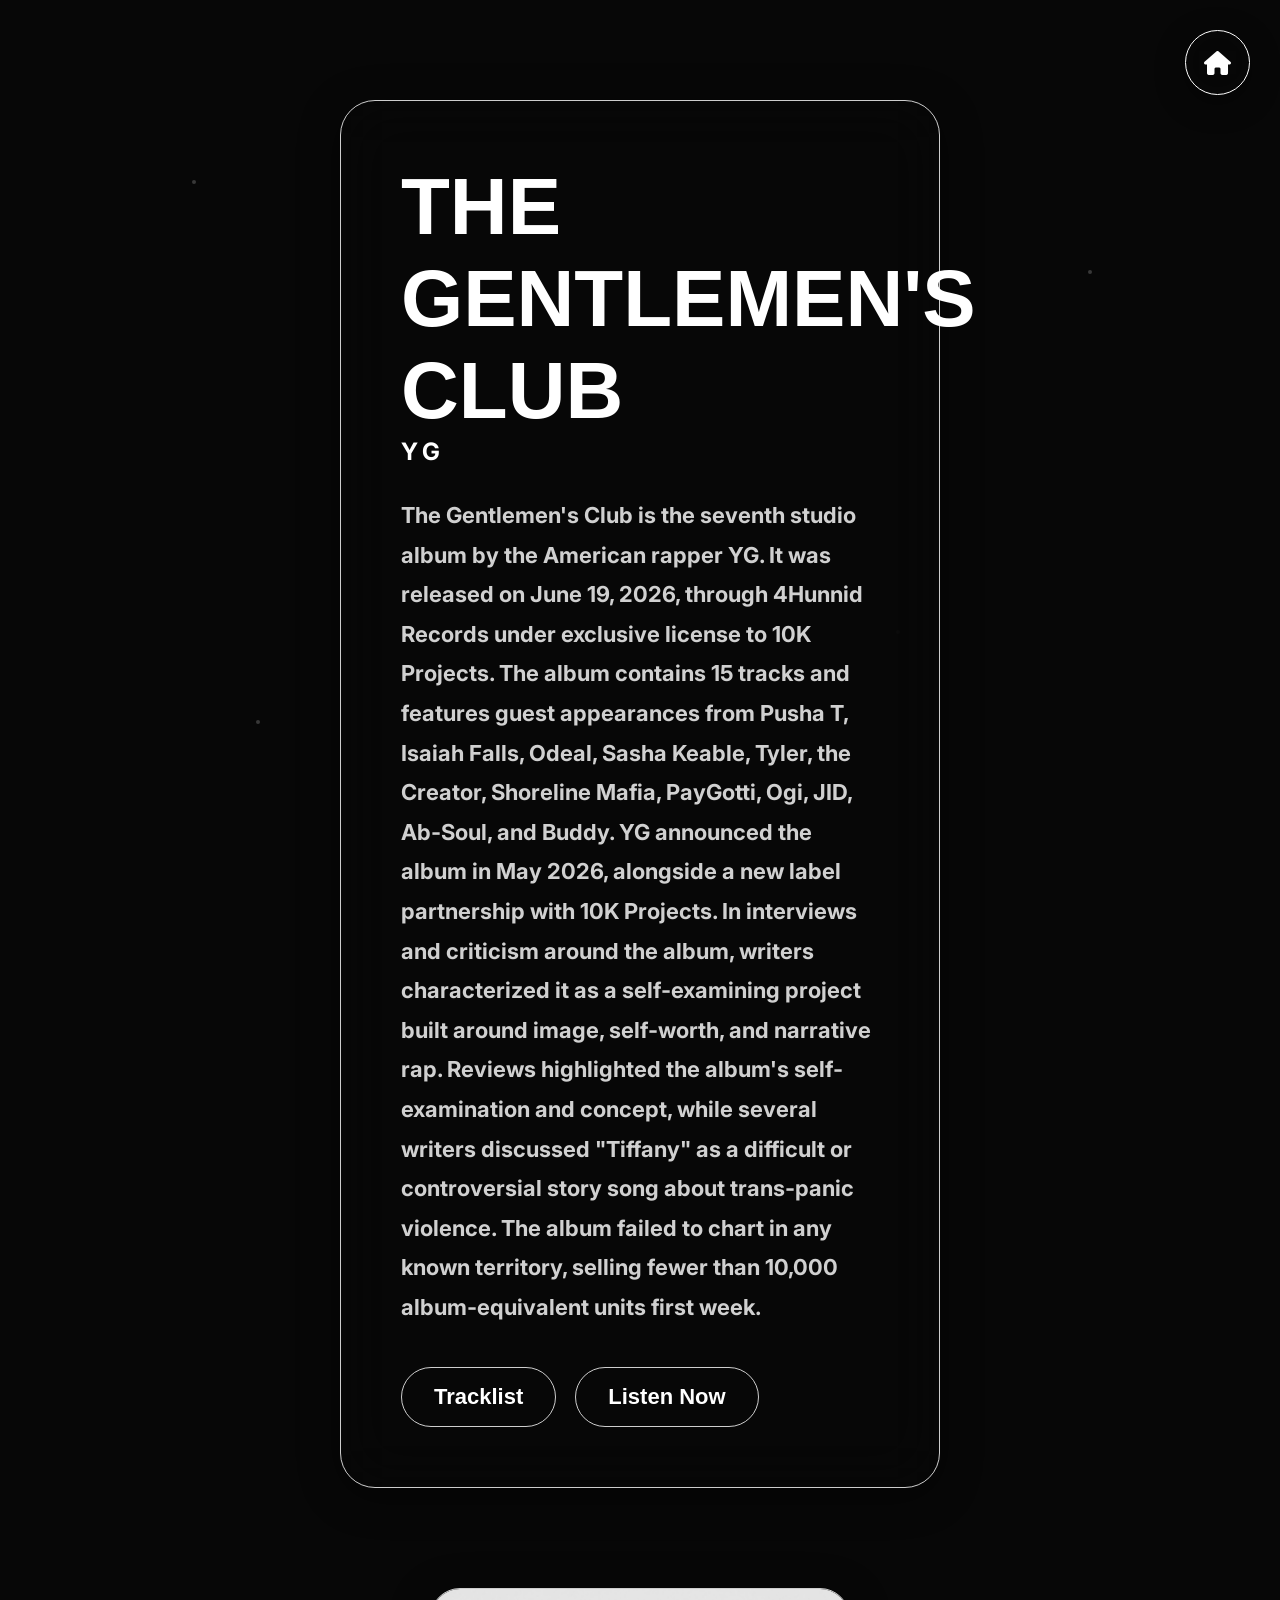
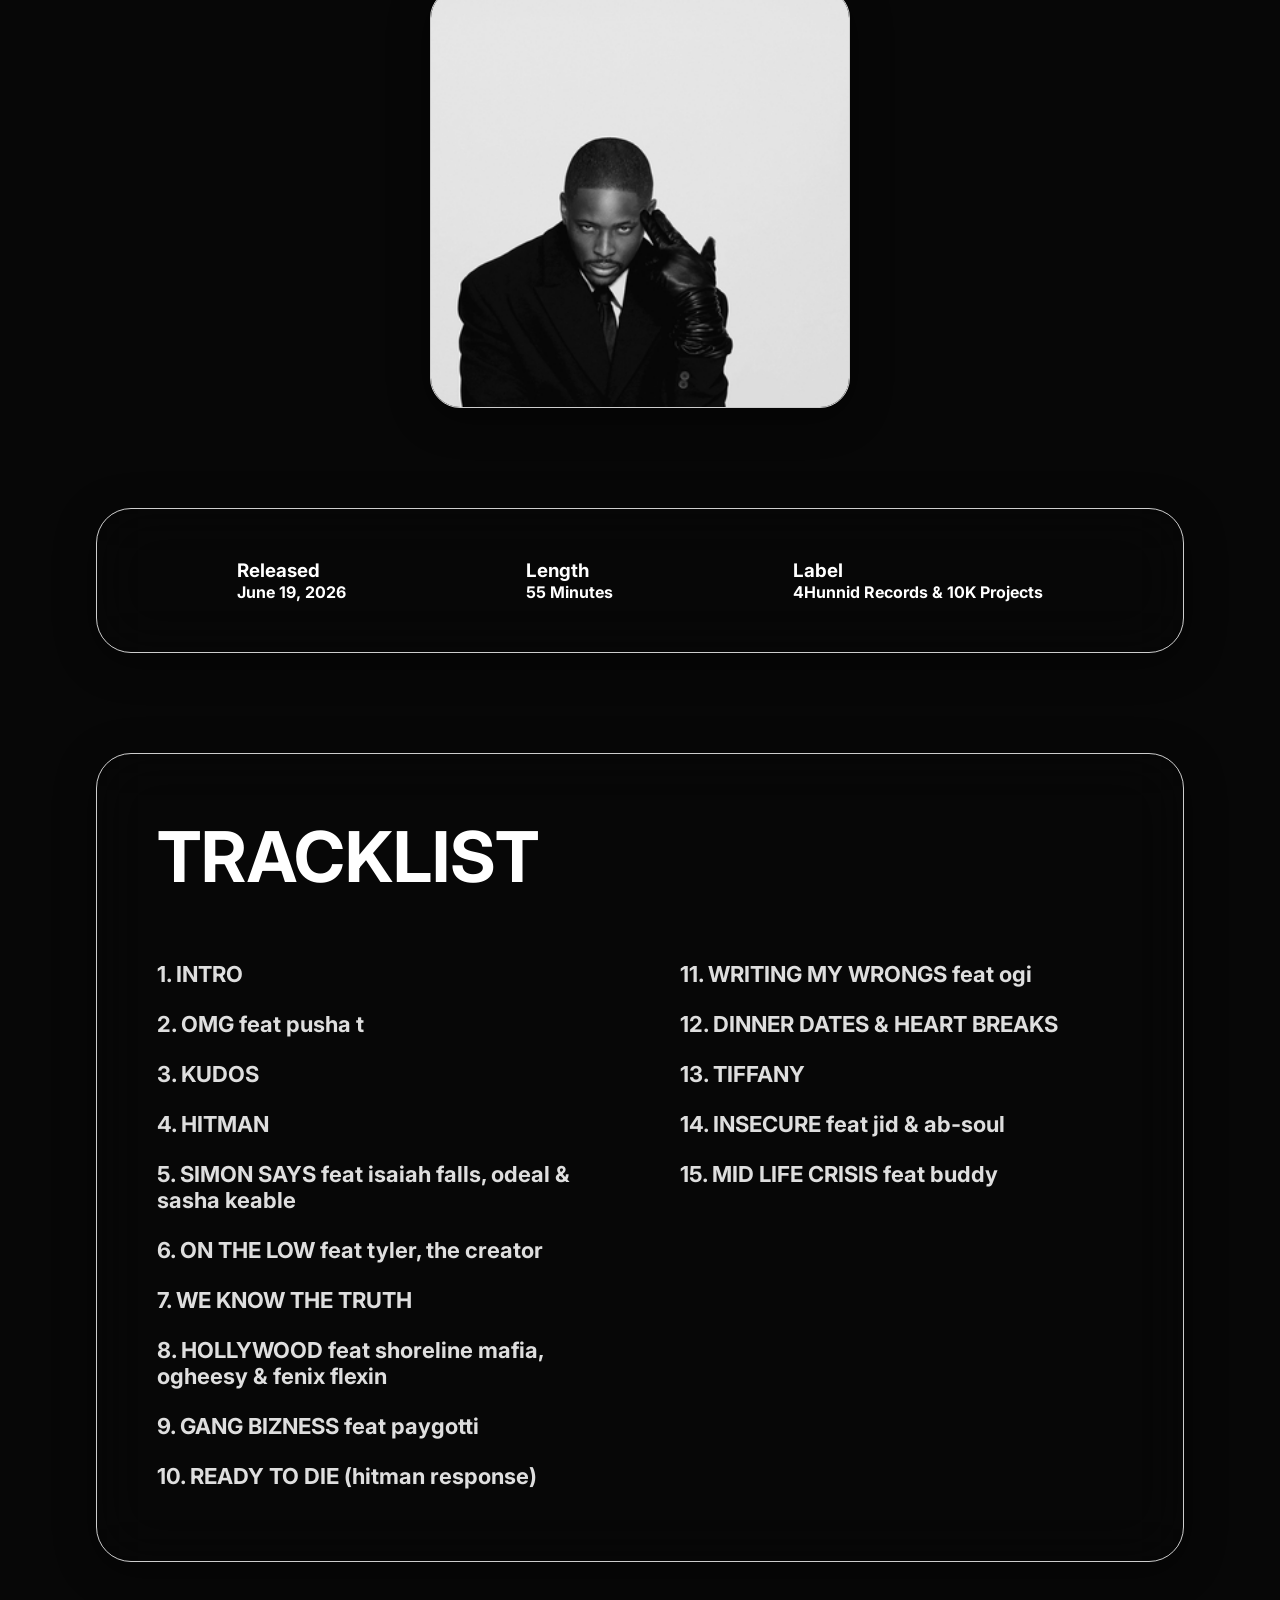
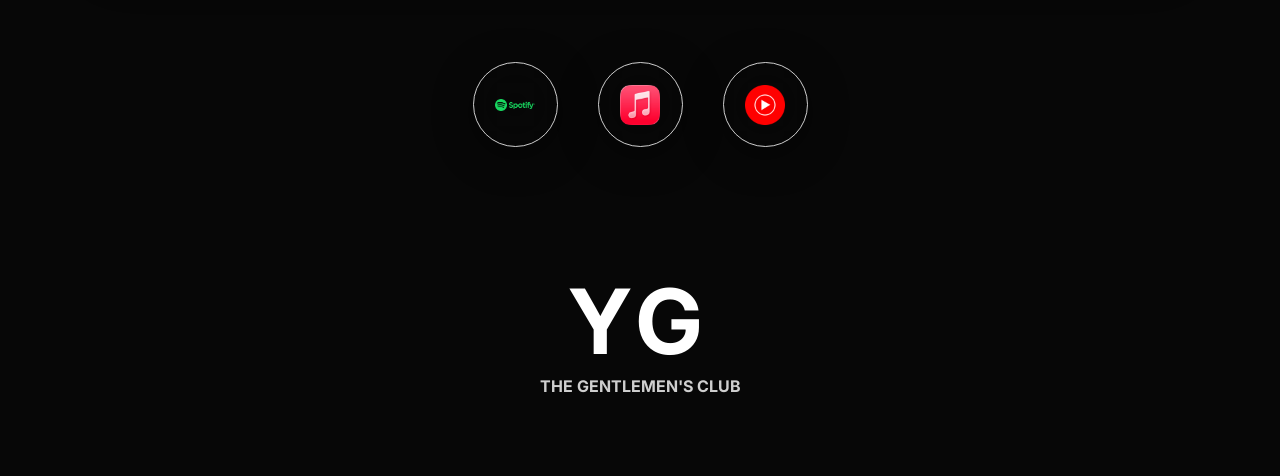
<file: tgc.html>
<!DOCTYPE html>
<html lang="en">
<head>
<meta charset="UTF-8">
<meta name="viewport" content="width=device-width, initial-scale=1.0">

<title>THE GENTLEMEN'S CLUB — YG</title>

<link rel="preconnect" href="https://fonts.googleapis.com">
<link rel="preconnect" href="https://fonts.gstatic.com" crossorigin>

<link href="https://fonts.googleapis.com/css2?family=Cormorant+Garamond:wght@300;400;500;600;700&family=Inter:wght@300;400;500&display=swap" rel="stylesheet">
<link rel="stylesheet" href="https://cdnjs.cloudflare.com/ajax/libs/font-awesome/6.5.1/css/all.min.css">
<link rel="stylesheet" href="tgc.css">

</head>

<script>

function scrollToTracks() {
    document.getElementById("platforms").scrollIntoView({
        behavior: "smooth"
    });
}

function scrollToStreaming() {
    document.getElementById("tracks").scrollIntoView({
        behavior: "smooth"
    });
}

</script>

<body>

<div class="gradient-bg"></div>

<!-- particles -->
<div class="particles">
    <span></span>
    <span></span>
    <span></span>
    <span></span>
    <span></span>
</div>


<section class="hero">

    <div class="glass hero-text">

        <h1>THE GENTLEMEN'S CLUB</h1>

        <div class="artist-container">

        <h2 class="artist-name">YG</h2>

        <div class="artist-popup glass">

            <img src="images/Artists/YG.jpg" alt="YG">

            <div class="artist-details">

                <h3>YG</h3>

                <div class="artist-stats">

                    <span>🇺🇸 United States</span>
                    <span>🎵 Hip-Hop/Rap</span>
                    <span>🎧 15M Monthly Listeners</span>

            </div>

            <p>Keenon Dequan Ray Jackson, known professionally as YG, is an American rapper, songwriter, and actor from Compton whose raw West Coast gangsta rap storytelling blends street culture with mainstream appeal. Rising with platinum hit “Toot It and Boot It” in 2010, he scored major success with multi-platinum “My Nigga” and albums like My Krazy Life, Still Brazy, and Stay Dangerous. Collaborating with artists like Drake, 2 Chainz, and Tyga, he’s also acted in films, launched the 4Hunnid brand, and co-founded nonprofit 4Hundred Waze.
            </p>

            <div class="artist-tags">

                <span>7 Albums</span>

            </div>

        </div>

    </div>

</div>

        <p>The Gentlemen's Club is the seventh studio album by the American rapper YG. It was released on June 19, 2026, through 4Hunnid Records under exclusive license to 10K Projects. The album contains 15 tracks and features guest appearances from Pusha T, Isaiah Falls, Odeal, Sasha Keable, Tyler, the Creator, Shoreline Mafia, PayGotti, Ogi, JID, Ab-Soul, and Buddy.
YG announced the album in May 2026, alongside a new label partnership with 10K Projects. In interviews and criticism around the album, writers characterized it as a self-examining project built around image, self-worth, and narrative rap. Reviews highlighted the album's self-examination and concept, while several writers discussed "Tiffany" as a difficult or controversial story song about trans-panic violence.
The album failed to chart in any known territory, selling fewer than 10,000 album-equivalent units first week.
        </p>

       <div class="buttons">
            <button onclick="scrollToStreaming()">Tracklist</button>
            <button onclick="scrollToTracks()">Listen Now</button>
        </div>

    </div>


    <div class="album-container">
        <div class="glass album-card">

            <img src="images/TGC.jpg">

        </div>
    </div>

</section>


<section class="glass release-card">

    <div>
        <h3>Released</h3>
        <p>June 19, 2026</p>
    </div>

    <div>
        <h3>Length</h3>
        <p>55 Minutes</p>
    </div>

    <div>
        <h3>Label</h3>
        <p>4Hunnid Records & 10K Projects</p>
    </div>

</section>



<section class="glass tracks" id="tracks">

<h2>TRACKLIST</h2>

<div class="columns">

<div>

<p>1. INTRO</p>
<p>2. OMG feat pusha t</p>
<p>3. KUDOS</p>
<p>4. HITMAN</p>
<p>5. SIMON SAYS feat isaiah falls, odeal & sasha keable</p>
<p>6. ON THE LOW feat tyler, the creator</p>
<p>7. WE KNOW THE TRUTH</p>
<p>8. HOLLYWOOD feat shoreline mafia, ogheesy & fenix flexin</p>
<p>9. GANG BIZNESS feat paygotti</p>
<p>10. READY TO DIE (hitman response)</p>

</div>


<div>

<p>11. WRITING MY WRONGS feat ogi</p>
<p>12. DINNER DATES & HEART BREAKS</p>
<p>13. TIFFANY</p>
<p>14. INSECURE feat jid & ab-soul</p>
<p>15. MID LIFE CRISIS feat buddy</p>

</div>

</div>

</section>


<section class="streaming" id="platforms">

<a class="glass"
 href="https://open.spotify.com/album/5BzLYa8XPBMy2RHo73SvzW"
 target="_blank"
 rel="noopener noreferrer"> 
<img src="images/spotify.png" alt="Spotify">
</a>


<a class="glass"
 href="https://music.apple.com/us/album/the-gentlemens-club/6772383681"
 rel="noopener noreferrer">
 <img src="images/applemusic.svg" alt="Apple Music">
</a>

<a class="glass"
 href="https://music.youtube.com/playlist?list=OLAK5uy_mJVdsOzuwYm1cZZhCZnQqD8c_fJiI887U"
 target="_blank"
 rel="noopener noreferrer">
 <img src="images/youtubemusic.png" alt="YouTube Music">
</a>

</section>

<footer>

    <h1>YG</h1>

    <p>THE GENTLEMEN'S CLUB</p>

</footer>

</body>
<a href="index.html" class="home-button">
    <i class="fa-solid fa-house"></i>
</a>

</html>
</file>
<file: style.css>
*{
    margin:0;
    padding:0;
    box-sizing:border-box;
}

html{
    scroll-behavior:smooth;
}

body{
    background:#070707;
    color:white;
    font-family:Inter,sans-serif;
    overflow-x:hidden;
}

@font-face{
    font-family: "Swiss 911 Compressed";
    src: url("fonts/Swiss\ 911\ Compressed\ Regular.otf") format("truetype");
    font-weight: bold;
}

/* animated background */

.gradient-bg{
    position:fixed;
    inset:0;

    background:white;

    animation:moveBackground 10s infinite alternate;

    z-index:-3;
}


.glass{
    background:rgba(255,255,255,.08);
    backdrop-filter:blur(30px);

    border:1px solid rgba(255,255,255,.1);

    box-shadow:
    0 8px 40px rgba(0,0,0,.45);
}

.catalog-header{
    font-family:'Snowman House', sans-serif;
    text-align:center;
    padding:100px 20px 60px;
    color: #070707;
}

.catalog-header h1{
    font-size:90px;
}

.catalog-header p{
    color:#313131;
}

.album-grid{
    width:85%;
    margin:auto;

    display:grid;
    grid-template-columns:
    repeat(auto-fit,minmax(280px,1fr));

    gap:40px;

    padding-bottom:100px;
}

.album-item{
    border-radius:30px;
    overflow:hidden;
    text-decoration:none;
    color:black;
    background: white;

    transition:.4s;
}

.album-item:hover{
    transform:translateY(-15px);
}

.album-item img{
    width:100%;
    display:block;
}

.album-info{
    padding:25px;
}

.album-info p{
    color:#070707;
}

.beloved-title{
    font-family:"Cormorant Garamond";
    font-weight: bold;
}

.act-red{
    color: #7e1c1c;
}

.drfl-title{
    font-family: "JetBrains Mono", monospace  !important;
    font-weight: 700;
    letter-spacing: 3px;
    text-transform: uppercase;
    color: black;
}

.icon-title{
    font-family:"Fira Code", monospace !important;
    font-weight:700;
    letter-spacing:2px;
    color: black;
}

.music-title{
    font-family: "Swiss 911 Compressed", Impact, sans-serif !important;
    font-weight:800;
    letter-spacing:0px;
    color: black;
}

.culture-title{
    font-family: 'Soga Migos', sans-serif !important;
    font-weight:1000;
    letter-spacing:2px;
    color: black;
}
</file>
<file: beloved.css>
*{
    margin:0;
    padding:0;
    box-sizing:border-box;
}

html{
    scroll-behavior:smooth;
}

body{
    background:#070707;
    color:white;
    font-family:Inter,sans-serif;
    overflow-x:hidden;
}

.home-button{
    position: fixed;
    top: 30px;
    right: 30px;

    width: 65px;
    height: 65px;

    display: flex;
    justify-content: center;
    align-items: center;

    background: rgba(255,255,255,.08);
    backdrop-filter: blur(30px);
    -webkit-backdrop-filter: blur(30px);

    border: 1px solid rgba(255,255,255,.12);
    border-radius: 50%;

    box-shadow: 0 8px 30px rgba(0,0,0,.4);

    z-index: 9999;

    text-decoration: none;

    transition: .3s ease;
}

.home-button:hover{
    transform: translateY(-5px);
    background: rgba(255,255,255,.15);
}

.home-button i{
    color: white;
    font-size: 24px;
}
/* animated background */

.gradient-bg{
    position:fixed;
    inset:0;

    background:
    radial-gradient(circle at top right,
    rgba(128,22,22,.35),
    transparent 40%),

    radial-gradient(circle at bottom left,
    rgba(255,255,255,.08),
    transparent 50%),

    #070707;

    animation:moveBackground 10s infinite alternate;

    z-index:-3;
}

@keyframes moveBackground{

    from{
        transform:scale(1);
    }

    to{
        transform:scale(1.1);
    }

}


/* particles */

.particles span{

    position:absolute;
    width:4px;
    height:4px;
    background:white;
    border-radius:50%;
    opacity:.2;
    animation:float 8s infinite;
}

.particles span:nth-child(1){
    left:20%;
    top:80%;
}

.particles span:nth-child(2){
    left:40%;
    top:50%;
}

.particles span:nth-child(3){
    left:70%;
    top:70%;
}

.particles span:nth-child(4){
    left:85%;
    top:30%;
}

.particles span:nth-child(5){
    left:15%;
    top:20%;
}

@keyframes float{

    50%{
        transform:translateY(-40px);
    }

}

.glass{
    background:rgba(255,255,255,.08);
    backdrop-filter:blur(30px);

    border:1px solid rgba(255,255,255,.1);

    box-shadow:
    0 8px 40px rgba(0,0,0,.45);
}

/*Artist Bio*/

.artist-container{
    position:relative;
    display:inline-block;
}


.artist-popup{
    position: absolute;
   box-shadow: 0 0 30px rgba(126,28,28,.35);
    background: #070707;

    top: 50%;
    left: 120%;

    width: 360px;
    max-height: 400px;

    display: flex;
    gap: 20px;

    padding: 25px;

    border-radius: 25px;

    opacity: 0;
    visibility: hidden;

    overflow-y: auto;
    overflow-x: hidden;

    transform: translateY(-50%) translateX(-20px);

    transition: .35s ease;

    z-index: 9999;
}

.artist-popup::-webkit-scrollbar{
    width: 8px;
}

.artist-popup::-webkit-scrollbar-track{
    background: transparent;
}

.artist-popup::-webkit-scrollbar-thumb{
    background: rgba(255,255,255,.2);
    border-radius: 20px;
}

.artist-popup::-webkit-scrollbar-thumb:hover{
    background: rgba(255,255,255,.35);
}


.artist-popup img{

    width:100px;
    height:100px;

    object-fit:cover;

    border-radius:20px;
}


.artist-stats{

    display:flex;
    flex-direction:column;

    gap:8px;

    margin:12px 0;
}

.artist-stats span{

    font-size:14px;
    color:#d0d0d0;
}

.artist-tags{

    display:flex;
    flex-wrap:wrap;

    gap:10px;

    margin-top:15px;
}

.artist-tags span{

    padding:8px 14px;

    border-radius:20px;

    background:rgba(202, 0, 0, 0.08);

    font-size:13px;
}

.artist-container:hover .artist-popup{

    opacity:1;
    visibility:visible;

    transform:translateY(-50%) translateX(0);

}



/* hero */

.hero{
    min-height:100vh;

    display:flex;
    justify-content:center;
    align-items:center;
    gap:100px;

    padding:100px;
    flex-wrap:wrap;
}


.hero-text{
    width:500px;
    padding:60px;
    border-radius:35px;
}

.small-title{
    color:#7e1c1c;
    letter-spacing:8px;
}

.hero-text h1{
    font-family:"Cormorant Garamond";
    font-size:90px;
}

.hero-text h2{
    font-family:"Cormorant Garamond";
    letter-spacing:10px;
    font-weight:300;
}

.hero-text p{
    font-family:"Cormorant Garamond";
    font-size: 18px;
    margin-top:30px;
    color:#d0d0d0;
    line-height:1.8;
}

.buttons button{
    font-family:"Cormorant Garamond";
    font-size:20px;
    margin-top:40px;
    color:white;
    background:transparent;

    padding:16px 32px;

    border-radius:50px;
    border:1px solid rgba(255,255,255,.2);

    margin-right:15px;

    cursor:pointer;
    transition:.4s;
}

.buttons button:hover{
    background:#701d1d;
}

/* floating cover */

.album-card{

    width:420px;
    border-radius:30px;
    overflow:hidden;

    animation:floatAlbum 5s ease-in-out infinite;
}

.album-card img{
    width:100%;
    display:block;
}

@keyframes floatAlbum{

    50%{
        transform:translateY(-20px);
    }

}


/* info card */

.release-card{

    font-family: "Cormorant Garamond";
    width:85%;
    margin:auto;

    padding:50px;

    border-radius:35px;

    display:flex;
    justify-content:space-around;

    margin-bottom:100px;
}


/* tracklist */

.tracks{

    width:85%;
    margin:auto;
    padding:60px;
    border-radius:35px;
    margin-bottom:100px;
}

.tracks h2{

    font-family:"Cormorant Garamond";
    font-size:70px;
    margin-bottom:50px;
}

.columns{

    display:grid;
    grid-template-columns:1fr 1fr;
    gap:80px;
}

.columns p{

    font-family:"Cormorant Garamond";
    font-size: 20px;
    padding:12px 0;
    color:#dedede;

}


/* streaming */

.streaming{
    display:flex;
    justify-content:center;
    align-items:center;
    gap:40px;
    margin-bottom:120px;
}

.streaming a{
    width:85px;
    height:85px;

    display:flex;
    justify-content:center;
    align-items:center;

    background:rgba(255,255,255,.08);
    backdrop-filter:blur(30px);

    border:1px solid rgba(255,255,255,.1);
    border-radius:50%;

    transition:.3s;
}

.streaming a:hover{
    transform:translateY(-10px);
    background:rgba(255,255,255,.15);
}

.streaming img{
    width:40px;
    height:40px;
    object-fit:contain;
}


/* footer */

footer{

    text-align:center;
    padding-bottom:80px;
}

footer h1{

    font-family:"Cormorant Garamond";
    font-size:90px;
    letter-spacing:10px;
}

footer p{

    color:#cfcfcf;
}
</file>
<file: culture_ii.css>
*{
    margin:0;
    padding:0;
    box-sizing:border-box;
}

html{
    scroll-behavior:smooth;
}

body{
    background:white;
    color:white;
    font-family:Inter,sans-serif;
    overflow-x:hidden;
}

.home-button{
    position: fixed;
    top: 30px;
    right: 30px;

    width: 65px;
    height: 65px;

    display: flex;
    justify-content: center;
    align-items: center;

    background: rgba(255,255,255,.08);
    backdrop-filter: blur(30px);
    -webkit-backdrop-filter: blur(30px);

    border: 1px solid rgba(255,255,255,.12);
    border-radius: 50%;

    box-shadow: 0 8px 30px rgba(0,0,0,.4);

    z-index: 9999;

    text-decoration: none;

    transition: .3s ease;
}

.home-button:hover{
    transform: translateY(-5px);
    background: rgba(255,255,255,.15);
}

.home-button i{
    color: white;
    font-size: 24px;
}

/* animated background */

.gradient-bg{
    position:fixed;
    inset:0;

    background:
        radial-gradient(circle at top right,
        rgba(0, 0, 0, 0.192),
        transparent 50%),
        
        #C63C3C;

    animation:moveBackground 10s infinite alternate;

    z-index:-3;
}

@keyframes moveBackground{

    from{
        transform:scale(1);
    }

    to{
        transform:scale(1.1);
    }

}


/* particles */

.particles span{

    position:absolute;
    width:4px;
    height:4px;
    background:white;
    border-radius:50%;
    opacity:.2;
    animation:float 8s infinite;
}

.particles span:nth-child(1){
    left:20%;
    top:80%;
}

.particles span:nth-child(2){
    left:40%;
    top:50%;
}

.particles span:nth-child(3){
    left:70%;
    top:70%;
}

.particles span:nth-child(4){
    left:85%;
    top:30%;
}

.particles span:nth-child(5){
    left:15%;
    top:20%;
}

@keyframes float{

    50%{
        transform:translateY(-40px);
    }

}

.glass{
    background:rgba(255,255,255,.08);
    backdrop-filter:blur(30px);

    border:1px solid rgba(255,255,255,.1);

    box-shadow:
    0 8px 40px rgba(0,0,0,.45);
}

/*Artist Bio*/

.artist-container{
    position:relative;
    display:inline-block;
}



.artist-popup{
    position: absolute;
    box-shadow: 0 0 30px rgba(255,255,255,.2);
    background: #C63C3C;

    top: 50%;
    left: 120%;

    width: 360px;
    max-height: 400px;

    display: flex;
    gap: 20px;

    padding: 25px;

    border-radius: 25px;

    opacity: 0;
    visibility: hidden;

    overflow-y: auto;
    overflow-x: hidden;

    transform: translateY(-50%) translateX(-20px);

    transition: .35s ease;

    z-index: 9999;
}

.artist-popup::-webkit-scrollbar{
    width: 8px;
}

.artist-popup::-webkit-scrollbar-track{
    background: transparent;
}

.artist-popup::-webkit-scrollbar-thumb{
    background: rgba(255,255,255,.2);
    border-radius: 20px;
}

.artist-popup::-webkit-scrollbar-thumb:hover{
    background: rgba(255,255,255,.35);
}


.artist-popup img{

    width:100px;
    height:100px;

    object-fit:cover;

    border-radius:20px;
}


.artist-stats{

    display:flex;
    flex-direction:column;

    gap:8px;

    margin:12px 0;
}

.artist-stats span{

    font-size:14px;
    color: white;
}

.artist-tags{

    display:flex;
    flex-wrap:wrap;

    gap:10px;

    margin-top:15px;
}

.artist-tags span{

    padding:8px 14px;

    border-radius:20px;

    background:rgba(0, 0, 0, 0.08);

    font-size:13px;
}

.artist-container:hover .artist-popup{

    opacity:1;
    visibility:visible;

    transform:translateY(-50%) translateX(0);

}

/* hero */

.hero{
    min-height:100vh;

    display:flex;
    justify-content:center;
    align-items:center;
    gap:100px;

    padding:100px;
    flex-wrap:wrap;
}


.hero-text{
    color: white;
    width:800px;
    padding:60px;
    border-radius:35px;
}

.small-title{
    font-family: 'Times New Roman', 'Georgia', serif;
    font-weight: bold;
    color:white;
    letter-spacing:8px;
}

.hero-text h1{
    font-family: 'Soga Migos', serif;
    font-weight: bold;
    text-transform: uppercase;
    letter-spacing: 1px;
    font-size:90px;
}

.hero-text h2{
    color:#000000;
    font-family:'Soga Migos', sans-serif;
    font-weight: bold;
    letter-spacing:10px;
    font-weight:300;
}

.hero-text p{
    font-family:'Times New Roman', 'Georgia', serif;
    font-size: 18px;
    margin-top:30px;
    color:white;
    line-height:1.8;
}

.buttons button{
    font-family:'Times New Roman', 'Georgia', serif;
    font-size:20px;
    margin-top:40px;
    color:white;
    background:transparent;

    padding:16px 32px;

    border-radius:50px;
    border:1px solid rgb(255, 255, 255);

    margin-right:15px;

    cursor:pointer;
    transition:.4s;
}

.buttons button:hover{
    background: rgba(32, 32, 32, 0.664);
}

/* floating cover */

.album-card{

    width:420px;
    border-radius:30px;
    overflow:hidden;

    animation:floatAlbum 5s ease-in-out infinite;
}

.album-card img{
    width:100%;
    display:block;
}

@keyframes floatAlbum{

    50%{
        transform:translateY(-20px);
    }

}


/* info card */

.release-card{

    font-family:'Times New Roman', Times, serif;
    color: white;
    width:85%;
    margin:auto;

    padding:40px;

    border-radius:35px;

    display:flex;
    justify-content:space-around;

    margin-bottom:100px;
}
.release-card h3{
    font-family: 'Times New Roman', 'Georgia', serif;
}


/* tracklist */

.tracks{

    color: white;
    width:85%;
    margin:auto;
    padding:60px;
    border-radius:35px;
    margin-bottom:100px;
}

.tracks h2{

    font-family:'Times New Roman', 'Georgia', serif;
    font-size:70px;
    margin-bottom:50px;
}

.columns{

    display:grid;
    grid-template-columns:1fr 1fr;
    gap:90px;
}

.columns p{

    font-family:'Times New Roman', 'Georgia', serif;
    font-size: 20px;
    padding:12px 0;
    color:white;

}


/* streaming */

.streaming{
    display:flex;
    justify-content:center;
    align-items:center;
    gap:40px;
    margin-bottom:120px;
}

.streaming a{
    width:85px;
    height:85px;

    display:flex;
    justify-content:center;
    align-items:center;

    background:rgba(255,255,255,.08);
    backdrop-filter:blur(30px);

    border:1px solid rgba(255,255,255,.1);
    border-radius:50%;

    transition:.3s;
}

.streaming a:hover{
    transform:translateY(-10px);
    background:rgba(255,255,255,.15);
}

.streaming img{
    width:40px;
    height:40px;
    object-fit:contain;
}


/* footer */

footer{

    text-align:center;
    padding-bottom:80px;
}

footer h1{

    font-family: 'Soga Migos', sans-serif;
    font-size:90px;
    letter-spacing:2px;
    color: #000000;
}

footer p{

    color:white;
}
</file>
<file: drfl.css>
*{
    margin:0;
    padding:0;
    box-sizing:border-box;
}

html{
    scroll-behavior:smooth;
}

body{
    background:#070707;
    color:white;
    font-family:Inter,sans-serif;
    overflow-x:hidden;
}

.home-button{
    position: fixed;
    top: 30px;
    right: 30px;

    width: 65px;
    height: 65px;

    display: flex;
    justify-content: center;
    align-items: center;

    background: rgba(255,255,255,.08);
    backdrop-filter: blur(30px);
    -webkit-backdrop-filter: blur(30px);

    border: 1px solid rgba(255,255,255,.12);
    border-radius: 50%;

    box-shadow: 0 8px 30px rgba(0,0,0,.4);

    z-index: 9999;

    text-decoration: none;

    transition: .3s ease;
}

.home-button:hover{
    transform: translateY(-5px);
    background: rgba(255,255,255,.15);
}

.home-button i{
    color: white;
    font-size: 24px;
}

/* animated background */

.gradient-bg{
    position:fixed;
    inset:0;

    background:
    radial-gradient(circle at top right,
    rgba(165, 98, 21, 0.9),
    transparent 40%),

    radial-gradient(circle at bottom left,
    rgba(168, 98, 21, 0.9),
    transparent 50%),

    #662ebf;

    animation:moveBackground 10s infinite alternate;

    z-index:-3;
}

@keyframes moveBackground{

    from{
        transform:scale(1);
    }

    to{
        transform:scale(1.1);
    }

}


/* particles */

.particles span{

    position:absolute;
    width:4px;
    height:4px;
    background:white;
    border-radius:50%;
    opacity:.2;
    animation:float 8s infinite;
}

.particles span:nth-child(1){
    left:20%;
    top:80%;
}

.particles span:nth-child(2){
    left:40%;
    top:50%;
}

.particles span:nth-child(3){
    left:70%;
    top:70%;
}

.particles span:nth-child(4){
    left:85%;
    top:30%;
}

.particles span:nth-child(5){
    left:15%;
    top:20%;
}

@keyframes float{

    50%{
        transform:translateY(-40px);
    }

}

.glass{
    background:rgba(255,255,255,.08);
    backdrop-filter:blur(30px);

    border:1px solid rgba(0,0,0);

    box-shadow:
    0 8px 40px rgba(0,0,0,.45);
}

/*Artist Bio*/

.artist-container{
    position:relative;
    display:inline-block;
}

.artist-popup{
    position: absolute;
    box-shadow:0 0 25px rgba(0,180,255,.3),
    0 0 35px rgba(255,0,180,.25);
    background: #bb710a;

    top: 50%;
    left: 120%;

    width: 360px;
    max-height: 400px;

    display: flex;
    gap: 20px;

    padding: 25px;

    border-radius: 25px;

    opacity: 0;
    visibility: hidden;

    overflow-y: auto;
    overflow-x: hidden;

    transform: translateY(-50%) translateX(-20px);

    transition: .35s ease;

    z-index: 9999;
}

.artist-popup::-webkit-scrollbar{
    width: 8px;
}

.artist-popup::-webkit-scrollbar-track{
    background: transparent;
}

.artist-popup::-webkit-scrollbar-thumb{
    background: rgba(255,255,255,.2);
    border-radius: 20px;
}

.artist-popup::-webkit-scrollbar-thumb:hover{
    background: rgba(255,255,255,.35);
}


.artist-popup img{

    width:100px;
    height:100px;

    object-fit:cover;

    border-radius:20px;
}


.artist-stats{

    display:flex;
    flex-direction:column;

    gap:8px;

    margin:12px 0;
}

.artist-stats span{

    font-size:14px;
    color:#d0d0d0;
}

.artist-tags{

    display:flex;
    flex-wrap:wrap;

    gap:10px;

    margin-top:15px;
}

.artist-tags span{

    padding:8px 14px;

    border-radius:20px;

    background:rgba(202, 98, 0, 0.08);

    font-size:13px;
}

.artist-container:hover .artist-popup{

    opacity:1;
    visibility:visible;

    transform:translateY(-50%) translateX(0);

}

.race{
    min-height:100vh;

    display:flex;
    justify-content:center;
    align-items:center;
    gap:100px;

    padding:100px;
    flex-wrap:wrap;
}


.race-text{
    width:750px;
    padding:60px;
    border-radius:35px;
}

.race-text h1{
    font-family:"JetBrains Mono", monospace ;
    font-size:90px;
}

.race-text h2{
    font-family:"JetBrains Mono", monospace ;
    letter-spacing:10px;
    font-weight:300;
}

.race-text p{
    font-family:"JetBrains Mono", monospace ;
    font-size: 18px;
    margin-top:30px;
    color:#d0d0d0;
    line-height:1.8;
}

.buttons button{
    font-family:"JetBrains Mono", monospace;
    font-size:20px;
    margin-top:40px;
    color:white;
    background:transparent;

    padding:16px 32px;

    border-radius:50px;
    border:1px solid rgba(255,255,255,.2);

    margin-right:15px;

    cursor:pointer;
    transition:.4s;
}

.buttons button:hover{
    background:#bb710a;
}

/* floating cover */

.album-card{

    width:420px;
    border-radius:30px;
    overflow:hidden;

    animation:floatAlbum 5s ease-in-out infinite;
}

.album-card img{
    width:100%;
    display:block;
}

@keyframes floatAlbum{

    50%{
        transform:translateY(-20px);
    }

}


/* info card */

.release-card{

    font-family: "JetBrains Mono", monospace;
    width:85%;
    margin:auto;

    padding:50px;

    border-radius:35px;

    display:flex;
    justify-content:space-around;

    margin-bottom:100px;
}


/* tracklist */

.tracks{

    width:85%;
    margin:auto;
    padding:60px;
    border-radius:35px;
    margin-bottom:100px;
}

.tracks h2{

    font-family:"JetBrains Mono", monospace ;
    font-size:70px;
    margin-bottom:50px;
}

.columns{

    display:grid;
    grid-template-columns:1fr 1fr;
    gap:80px;
}

.columns p{

    font-family:"JetBrains Mono", monospace ;
    font-size: 20px;
    padding:12px 0;
    color:#dedede;

}


/* streaming */

.streaming{
    display:flex;
    justify-content:center;
    align-items:center;
    gap:40px;
    margin-bottom:120px;
}

.streaming a{
    width:85px;
    height:85px;

    display:flex;
    justify-content:center;
    align-items:center;

    background:rgba(255,255,255,.08);
    backdrop-filter:blur(30px);

    border:1px solid rgba(255,255,255,.1);
    border-radius:50%;

    transition:.3s;
}

.streaming a:hover{
    transform:translateY(-10px);
    background:rgba(255,255,255,.15);
}

.streaming img{
    width:40px;
    height:40px;
    object-fit:contain;
}


/* footer */

footer{

    text-align:center;
    padding-bottom:80px;
}

footer h1{

    font-family:"JetBrains Mono", monospace ;
    font-size:90px;
    letter-spacing:10px;
}

footer p{

    color:#cfcfcf;
}
</file>
<file: music.css>
*{
    margin:0;
    padding:0;
    box-sizing:border-box;
}

html{
    scroll-behavior:smooth;
}

body{
    background:#070707;
    color:white;
    font-family:Inter,sans-serif;
    overflow-x:hidden;
}

.home-button{
    position: fixed;
    top: 30px;
    right: 30px;

    width: 65px;
    height: 65px;

    display: flex;
    justify-content: center;
    align-items: center;

    background: rgba(255,255,255,.08);
    backdrop-filter: blur(30px);
    -webkit-backdrop-filter: blur(30px);

    border: 1px solid rgba(255,255,255,.12);
    border-radius: 50%;

    box-shadow: 0 8px 30px rgba(0,0,0,.4);

    z-index: 9999;

    text-decoration: none;

    transition: .3s ease;
}

.home-button:hover{
    transform: translateY(-5px);
    background: rgba(255,255,255,.15);
}

.home-button i{
    color: white;
    font-size: 24px;
}

@font-face{
    font-family: "Swiss 911 Compressed";
    src: url("fonts/Swiss\ 911\ Compressed\ Regular.otf") format("truetype");
    font-weight: bold;
}
/* animated background */

.gradient-bg{
    position:fixed;
    inset:0;

    background:
        radial-gradient(circle at top right,
        rgba(0, 0, 0, 0.192),
        transparent 50%),
        
        #fbfbfb;

    animation:moveBackground 10s infinite alternate;

    z-index:-3;
}

@keyframes moveBackground{

    from{
        transform:scale(1);
    }

    to{
        transform:scale(1.1);
    }

}


/* particles */

.particles span{

    position:absolute;
    width:4px;
    height:4px;
    background:black;
    border-radius:50%;
    opacity:.2;
    animation:float 8s infinite;
}

.particles span:nth-child(1){
    left:20%;
    top:80%;
}

.particles span:nth-child(2){
    left:40%;
    top:50%;
}

.particles span:nth-child(3){
    left:70%;
    top:70%;
}

.particles span:nth-child(4){
    left:85%;
    top:30%;
}

.particles span:nth-child(5){
    left:15%;
    top:20%;
}

@keyframes float{

    50%{
        transform:translateY(-40px);
    }

}

.glass{
    background:rgba(255,255,255,.08);
    backdrop-filter:blur(30px);

    border:1px solid rgba(255,255,255,.1);

    box-shadow:
    0 8px 40px rgba(0,0,0,.45);
}

/*Artist Bio*/

.artist-container{
    position:relative;
    display:inline-block;
}

.artist-popup{

    position:absolute;
    box-shadow: 0 0 30px rgba(255,255,255,.2);
    background: #fbfbfb;
    top:50%;
    left:120%;

    width:360px;

    display:flex;
    gap:20px;

    padding:25px;

    border-radius:25px;

    opacity:0;
    visibility:hidden;

    transform:translateY(-50%) translateX(-20px);

    transition:.35s ease;

    z-index:9999;
}

.artist-popup{
    position: absolute;
    box-shadow: 0 0 30px rgba(255,255,255,.2);
    background: #fbfbfb;

    top: 50%;
    left: 120%;

    width: 360px;
    max-height: 400px;

    display: flex;
    gap: 20px;

    padding: 25px;

    border-radius: 25px;

    opacity: 0;
    visibility: hidden;

    overflow-y: auto;
    overflow-x: hidden;

    transform: translateY(-50%) translateX(-20px);

    transition: .35s ease;

    z-index: 9999;
}

.artist-popup::-webkit-scrollbar{
    width: 8px;
}

.artist-popup::-webkit-scrollbar-track{
    background: transparent;
}

.artist-popup::-webkit-scrollbar-thumb{
    background: rgba(255,255,255,.2);
    border-radius: 20px;
}

.artist-popup::-webkit-scrollbar-thumb:hover{
    background: rgba(255,255,255,.35);
}


.artist-popup img{

    width:100px;
    height:100px;

    object-fit:cover;

    border-radius:20px;
}


.artist-stats{

    display:flex;
    flex-direction:column;

    gap:8px;

    margin:12px 0;
}

.artist-stats span{

    font-size:14px;
    color:#000000;
}

.artist-tags{

    display:flex;
    flex-wrap:wrap;

    gap:10px;

    margin-top:15px;
}

.artist-tags span{

    padding:8px 14px;

    border-radius:20px;

    background:rgba(0, 0, 0, 0.08);

    font-size:13px;
}

.artist-container:hover .artist-popup{

    opacity:1;
    visibility:visible;

    transform:translateY(-50%) translateX(0);

}

/* hero */

.hero{
    min-height:100vh;

    display:flex;
    justify-content:center;
    align-items:center;
    gap:100px;

    padding:100px;
    flex-wrap:wrap;
}


.hero-text{
    color: #000000;
    width:800px;
    padding:60px;
    border-radius:35px;
}

.small-title{
    font-family: "Swiss 911 Compressed", Impact, sans-serif;
    font-weight: bold;
    color:black;
    letter-spacing:8px;
}

.hero-text h1{
    font-family: "Swiss 911 Compressed", Impact, sans-serif;
    font-weight: bold;
    text-transform: uppercase;
    letter-spacing: 1px;
    font-size:90px;
}

.hero-text h2{
    font-family:'Times New Roman', Times;
    font-weight: bold;
    letter-spacing:10px;
    font-weight:300;
}

.hero-text p{
    font-family:'Times New Roman', Times, serif;
    font-size: 18px;
    margin-top:30px;
    color:#000000;
    line-height:1.8;
}

.buttons button{
    font-family:'Times New Roman', Times, serif;
    font-size:20px;
    margin-top:40px;
    color:black;
    background:transparent;

    padding:16px 32px;

    border-radius:50px;
    border:1px solid rgb(0, 0, 0);

    margin-right:15px;

    cursor:pointer;
    transition:.4s;
}

.buttons button:hover{
    background: rgba(0, 0, 0, 0.144);
}

/* floating cover */

.album-card{

    width:420px;
    border-radius:30px;
    overflow:hidden;

    animation:floatAlbum 5s ease-in-out infinite;
}

.album-card img{
    width:100%;
    display:block;
}

@keyframes floatAlbum{

    50%{
        transform:translateY(-20px);
    }

}


/* info card */

.release-card{

    font-family:'Times New Roman', Times, serif;
    color: #000000;
    width:85%;
    margin:auto;

    padding:50px;

    border-radius:35px;

    display:flex;
    justify-content:space-around;

    margin-bottom:100px;
}
.release-card h3{
    font-family: "Swiss 911 Compressed", Impact, sans-serif
}


/* tracklist */

.tracks{

    color: #000000;
    width:85%;
    margin:auto;
    padding:60px;
    border-radius:35px;
    margin-bottom:100px;
}

.tracks h2{

    font-family:"Swiss 911 Compressed", Impact, sans-serif;
    font-size:70px;
    margin-bottom:50px;
}

.columns{

    display:grid;
    grid-template-columns:1fr 1fr 1fr;
    gap:90px;
}

.columns p{

    font-family:'Times New Roman', Times, serif;
    font-size: 20px;
    padding:12px 0;
    color:#000000;

}


/* streaming */

.streaming{
    display:flex;
    justify-content:center;
    align-items:center;
    gap:40px;
    margin-bottom:120px;
}

.streaming a{
    width:85px;
    height:85px;

    display:flex;
    justify-content:center;
    align-items:center;

    background:rgba(255,255,255,.08);
    backdrop-filter:blur(30px);

    border:1px solid rgba(255,255,255,.1);
    border-radius:50%;

    transition:.3s;
}

.streaming a:hover{
    transform:translateY(-10px);
    background:rgba(255,255,255,.15);
}

.streaming img{
    width:40px;
    height:40px;
    object-fit:contain;
}


/* footer */

footer{

    text-align:center;
    padding-bottom:80px;
}

footer h1{

    font-family:"Swiss 911 Compressed", Impact, sans-serif;
    font-size:90px;
    letter-spacing:2px;
    color: #000000;
}

footer p{

    color:#000000;
}
</file>
<file: icon_.css>
*{
    margin:0;
    padding:0;
    box-sizing:border-box;
}

html{
    scroll-behavior:smooth;
}

body{
    background:#070707;
    color:white;
    font-family:Inter,sans-serif;
    overflow-x:hidden;
}

.home-button{
    position: fixed;
    top: 30px;
    right: 30px;

    width: 65px;
    height: 65px;

    display: flex;
    justify-content: center;
    align-items: center;

    background: rgba(255,255,255,.08);
    backdrop-filter: blur(30px);
    -webkit-backdrop-filter: blur(30px);

    border: 1px solid rgba(255,255,255,.12);
    border-radius: 50%;

    box-shadow: 0 8px 30px rgba(0,0,0,.4);

    z-index: 9999;

    text-decoration: none;

    transition: .3s ease;
}

.home-button:hover{
    transform: translateY(-5px);
    background: rgba(255,255,255,.15);
}

.home-button i{
    color: white;
    font-size: 24px;
}


/* animated background */

.gradient-bg{
    position:fixed;
    inset:0;

    background:
    radial-gradient(circle at top right,
    rgba(0, 179, 255, 0.35),
    transparent 50%),

    radial-gradient(circle at bottom left,
    rgba(255, 1, 1, 0.35),
    transparent 50%),

    radial-gradient(circle at bottom right,
    rgba(5, 255, 117, 0.35),
    transparent 50%),

    #fbfbfb;

    animation:moveBackground 10s infinite alternate;

    z-index:-3;
}

@keyframes moveBackground{

    from{
        transform:scale(1);
    }

    to{
        transform:scale(1.1);
    }

}


/* particles */

.particles span{

    position:absolute;
    width:4px;
    height:4px;
    background:black;
    border-radius:50%;
    opacity:.2;
    animation:float 8s infinite;
}

.particles span:nth-child(1){
    left:20%;
    top:80%;
}

.particles span:nth-child(2){
    left:40%;
    top:50%;
}

.particles span:nth-child(3){
    left:70%;
    top:70%;
}

.particles span:nth-child(4){
    left:85%;
    top:30%;
}

.particles span:nth-child(5){
    left:15%;
    top:20%;
}

@keyframes float{

    50%{
        transform:translateY(-40px);
    }

}

.glass{
    background:rgba(255,255,255,.08);
    backdrop-filter:blur(30px);

    border:1px solid rgba(255,255,255,.1);

    box-shadow:
    0 8px 40px rgba(0,0,0,.45);
}

/*Artist Bio*/

.artist-container{
    position:relative;
    display:inline-block;
}

.artist-popup{
    position: absolute;
    background: #fbfbfb;
    top: 50%;
    left: 120%;

    width: 360px;
    max-height: 400px;

    display: flex;
    gap: 20px;

    padding: 25px;

    border-radius: 25px;

    opacity: 0;
    visibility: hidden;

    overflow-y: auto;
    overflow-x: hidden;

    transform: translateY(-50%) translateX(-20px);

    transition: .35s ease;

    z-index: 9999;
}

.artist-popup::-webkit-scrollbar{
    width: 8px;
}

.artist-popup::-webkit-scrollbar-track{
    background: transparent;
}

.artist-popup::-webkit-scrollbar-thumb{
    background: rgba(255,255,255,.2);
    border-radius: 20px;
}

.artist-popup::-webkit-scrollbar-thumb:hover{
    background: rgba(255,255,255,.35);
}


.artist-popup img{

    width:100px;
    height:100px;

    object-fit:cover;

    border-radius:20px;
}


.artist-stats{

    display:flex;
    flex-direction:column;

    gap:8px;

    margin:12px 0;
}

.artist-stats span{

    font-size:14px;
    color:#000000;
}

.artist-tags{

    display:flex;
    flex-wrap:wrap;

    gap:10px;

    margin-top:15px;
}

.artist-tags span{

    padding:8px 14px;

    border-radius:20px;

    background:rgba(202, 0, 0, 0.08);

    font-size:13px;
}

.artist-container:hover .artist-popup{

    opacity:1;
    visibility:visible;

    transform:translateY(-50%) translateX(0);

}

/* hero */

.hero{
    min-height:100vh;

    display:flex;
    justify-content:center;
    align-items:center;
    gap:100px;

    padding:100px;
    flex-wrap:wrap;
}


.hero-text{
    color: #000000;
    width:750px;
    padding:60px;
    border-radius:35px;
}

.small-title{
    color:#1c627e;
    letter-spacing:8px;
}

.hero-text h1{
    font-family:"Fira Code", monospace;
    font-size:90px;
}

.hero-text h2{
    font-family:"Fira Code", monospace;
    letter-spacing:10px;
    font-weight:300;
}

.hero-text p{
    font-family:"Fira Code", monospace;
    font-size: 18px;
    margin-top:30px;
    color:#000000;
    line-height:1.8;
}

.buttons button{
    font-family:"Fira Code", monospace;
    font-size:20px;
    margin-top:40px;
    color:black;
    background:transparent;

    padding:16px 32px;

    border-radius:50px;
    border:1px solid rgba(0, 0, 0, 0.144);

    margin-right:15px;

    cursor:pointer;
    transition:.4s;
}

.buttons button:hover{
    background:#1d4670;
}

/* floating cover */

.album-card{

    width:420px;
    border-radius:30px;
    overflow:hidden;

    animation:floatAlbum 5s ease-in-out infinite;
}

.album-card img{
    width:100%;
    display:block;
}

@keyframes floatAlbum{

    50%{
        transform:translateY(-20px);
    }

}


/* info card */

.release-card{

    font-family:"Fira Code", monospace;
    color: #000000;
    width:85%;
    margin:auto;

    padding:50px;

    border-radius:35px;

    display:flex;
    justify-content:space-around;

    margin-bottom:100px;
}


/* tracklist */

.tracks{

    color: #000000;
    width:85%;
    margin:auto;
    padding:60px;
    border-radius:35px;
    margin-bottom:100px;
}

.tracks h2{

    font-family:"Fira Code", monospace;
    font-size:70px;
    margin-bottom:50px;
}

.columns{

    display:grid;
    grid-template-columns:1fr 1fr;
    gap:80px;
}

.columns p{

    font-family:"Fira Code", monospace;
    font-size: 20px;
    padding:12px 0;
    color:#000000;

}


/* streaming */

.streaming{
    display:flex;
    justify-content:center;
    align-items:center;
    gap:40px;
    margin-bottom:120px;
}

.streaming a{
    width:85px;
    height:85px;

    display:flex;
    justify-content:center;
    align-items:center;

    background:rgba(255,255,255,.08);
    backdrop-filter:blur(30px);

    border:1px solid rgba(255,255,255,.1);
    border-radius:50%;

    transition:.3s;
}

.streaming a:hover{
    transform:translateY(-10px);
    background:rgba(255,255,255,.15);
}

.streaming img{
    width:40px;
    height:40px;
    object-fit:contain;
}


/* footer */

footer{

    text-align:center;
    padding-bottom:80px;
}

footer h1{

    font-family:"Fira Code", monospace;
    font-size:90px;
    letter-spacing:10px;
    color: #000000;
}

footer p{

    color:#000000;
}
</file>
<file: tgc.css>
*{
    margin:0;
    padding:0;
    box-sizing:border-box;
}

html{
    scroll-behavior:smooth;
}

body{
    background:#070707;
    color:white;
    font-family:Inter,sans-serif;
    overflow-x:hidden;
}

.home-button{
    position: fixed;
    top: 30px;
    right: 30px;

    width: 65px;
    height: 65px;

    display: flex;
    justify-content: center;
    align-items: center;

    background: rgba(0, 0, 0, 0);
    backdrop-filter: blur(30px);
    -webkit-backdrop-filter: blur(30px);

    border: 1px solid rgb(255, 255, 255);
    border-radius: 50%;

    box-shadow: 0 8px 30px rgba(0,0,0,.4);

    z-index: 9999;

    text-decoration: none;

    transition: .3s ease;
}

.home-button:hover{
    transform: translateY(-5px);
    background: rgba(255, 255, 255, 0);
}

.home-button i{
    color: white;
    font-size: 24px;
}
/* animated background */

.gradient-bg{
    position:fixed;
    inset:0;

    background:
    #070707;

    animation:moveBackground 10s infinite alternate;

    z-index:-3;
}

@keyframes moveBackground{

    from{
        transform:scale(1);
    }

    to{
        transform:scale(1.1);
    }

}


/* particles */

.particles span{

    position:absolute;
    width:4px;
    height:4px;
    background:white;
    border-radius:50%;
    opacity:.2;
    animation:float 8s infinite;
}

.particles span:nth-child(1){
    left:20%;
    top:80%;
}

.particles span:nth-child(2){
    left:40%;
    top:50%;
}

.particles span:nth-child(3){
    left:70%;
    top:70%;
}

.particles span:nth-child(4){
    left:85%;
    top:30%;
}

.particles span:nth-child(5){
    left:15%;
    top:20%;
}

@keyframes float{

    50%{
        transform:translateY(-40px);
    }

}

.glass{
    background:rgba(255, 255, 255, 0);
    backdrop-filter:blur(30px);

    border:1px solid rgba(255, 255, 255, 0.8);

    box-shadow:
    0 8px 40px rgba(0,0,0,.45);
}

/*Artist Bio*/

.artist-container{
    position:relative;
    display:inline-block;
}


.artist-popup{
    position: absolute;
   box-shadow: 0 0 30px rgba(240, 236, 236, 0.35);
    background: #070707;

    top: 50%;
    left: 120%;

    width: 360px;
    max-height: 400px;

    display: flex;
    gap: 20px;

    padding: 25px;

    border-radius: 25px;

    opacity: 0;
    visibility: hidden;

    overflow-y: auto;
    overflow-x: hidden;

    transform: translateY(-50%) translateX(-20px);

    transition: .35s ease;

    z-index: 9999;
}

.artist-popup::-webkit-scrollbar{
    width: 8px;
}

.artist-popup::-webkit-scrollbar-track{
    background: transparent;
}

.artist-popup::-webkit-scrollbar-thumb{
    background: rgba(255,255,255,.2);
    border-radius: 20px;
}

.artist-popup::-webkit-scrollbar-thumb:hover{
    background: rgba(255,255,255,.35);
}


.artist-popup img{

    width:100px;
    height:100px;

    object-fit:cover;

    border-radius:20px;
}


.artist-stats{

    display:flex;
    flex-direction:column;

    gap:8px;

    margin:12px 0;
}

.artist-stats span{

    font-size:14px;
    color:#d0d0d0;
}

.artist-tags{

    display:flex;
    flex-wrap:wrap;

    gap:10px;

    margin-top:15px;
}

.artist-tags span{

    padding:8px 14px;

    border-radius:20px;

    background:rgba(202, 0, 0, 0.08);

    font-size:13px;
}

.artist-container:hover .artist-popup{

    opacity:1;
    visibility:visible;

    transform:translateY(-50%) translateX(0);

}



/* hero */

.hero{
    min-height:100vh;

    display:flex;
    justify-content:center;
    align-items:center;
    gap:100px;

    padding:100px;
    flex-wrap:wrap;
}


.hero-text{
    width:600px;
    padding:60px;
    border-radius:35px;
}

.hero-text h1{
    font-family: "Swiss 911 Compressed", Impact, sans-serif;
    font-size:80px;
    font-weight: bold;
}

.hero-text h2{

    letter-spacing:5px;
    font-weight: bold;
}

.hero-text p{
    font-size: 22px;
    margin-top:30px;
    font-weight: bold;
    color:#d0d0d0;
    line-height:1.8;
}

.buttons button{
    font-size:22px;
    font-weight: bold;
    margin-top:40px;
    color:white;
    background:transparent;

    padding:16px 32px;

    border-radius:50px;
    border:1px solid rgba(255,255,255,0.8);

    margin-right:15px;

    cursor:pointer;
    transition:.4s;
}

.buttons button:hover{
    background: rgba(255,255,255,.2);

}

/* floating cover */

.album-card{

    width:420px;
    border-radius:30px;
    overflow:hidden;

    animation:floatAlbum 5s ease-in-out infinite;
}

.album-card img{
    width:100%;
    display:block;
}

@keyframes floatAlbum{

    50%{
        transform:translateY(-20px);
    }

}


/* info card */

.release-card{

    
    width:85%;
    margin:auto;

    padding:50px;
    font-weight: bold;
    border-radius:35px;

    display:flex;
    justify-content:space-around;

    margin-bottom:100px;
}


/* tracklist */

.tracks{

    width:85%;
    margin:auto;
    padding:60px;
    border-radius:35px;
    margin-bottom:100px;
}

.tracks h2{

    font-size:70px;
    margin-bottom:50px;
}

.columns{

    display:grid;
    grid-template-columns:1fr 1fr;
    gap:80px;
}

.columns p{

    font-size: 22px;
    font-weight: bold;
    padding:12px 0;
    color:#dedede;

}


/* streaming */

.streaming{
    display:flex;
    justify-content:center;
    align-items:center;
    gap:40px;
    margin-bottom:120px;
}

.streaming a{
    width:85px;
    height:85px;

    display:flex;
    justify-content:center;
    align-items:center;

    background:rgba(0, 0, 0, 0);
    backdrop-filter:blur(30px);

    border:1px solid rgba(255,255,255,.8);
    border-radius:50%;

    transition:.3s;
}

.streaming a:hover{
    transform:translateY(-10px);
    background:rgba(255,255,255,.15);
}

.streaming img{
    width:40px;
    height:40px;
    object-fit:contain;
}


/* footer */

footer{

    text-align:center;
    padding-bottom:80px;
}

footer h1{
    font-weight: bold;
    font-size:90px;
    letter-spacing:10px;
}

footer p{
    font-weight: bold;
    color:#cfcfcf;
}
</file>
